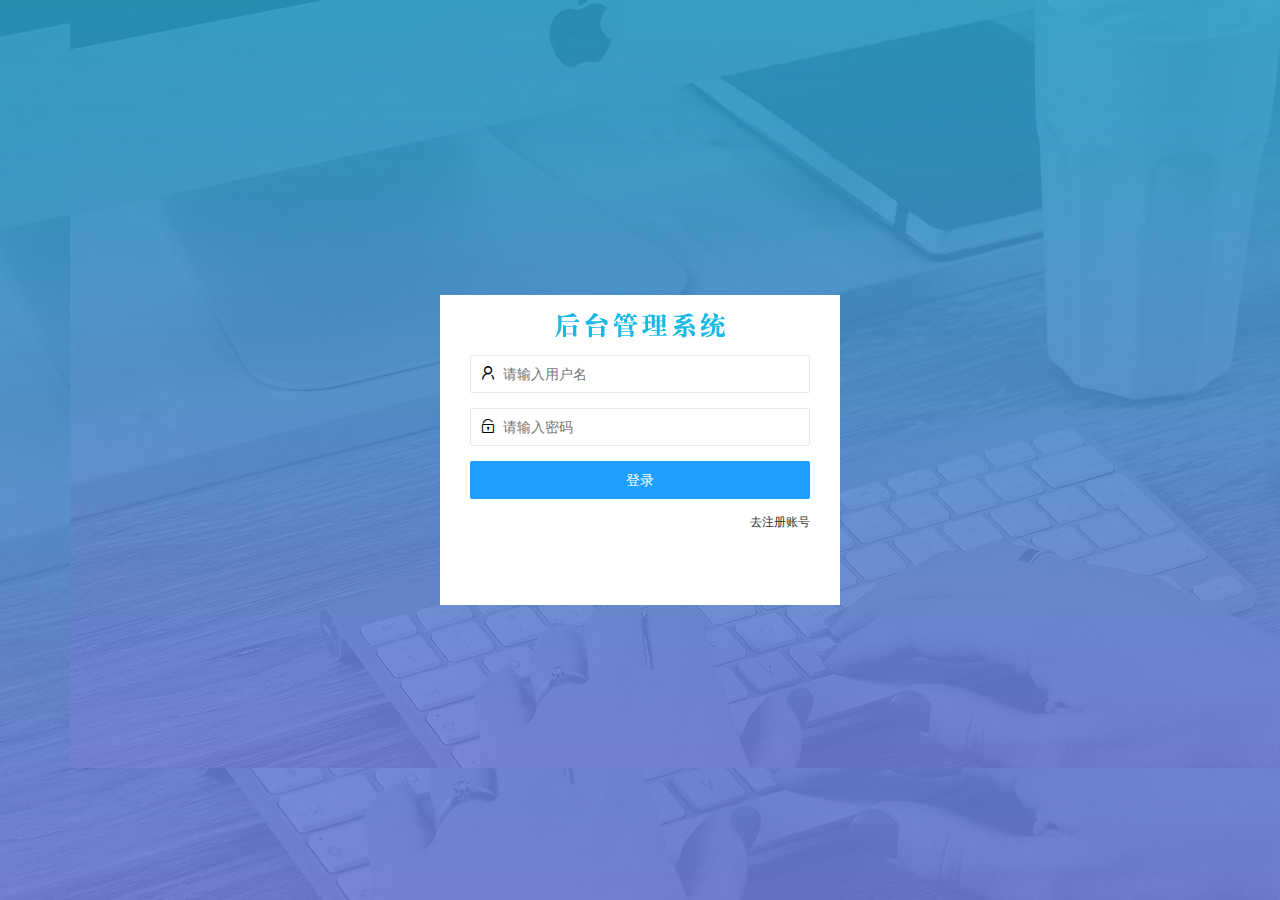
<file: login.html>
<!DOCTYPE html>
<html lang="en">

<head>
    <meta charset="UTF-8" />
    <meta name="viewport" content="width=device-width, initial-scale=1.0" />
    <title>大事件-登录</title>
    <!-- 导入 LayUI 的样式 -->
    <link rel="stylesheet" href="/assets/lib/layui/css/layui.css" />
    <!-- 导入自己的样式表 -->

    <link rel="stylesheet" href="/assets/css/login.css" />

    <style>

    </style>
</head>

<body>
    <!-- 头部的 Logo 区域 -->
    <div class="layui-main">
        <img src="/assets/images/login_bg.jpg" alt="" />
    </div>


    <!-- 登录注册区域 -->
    <div class="loginAndRegBox">
        <div class="title-box"></div>

        <!-- 登录的div -->
        <div class="login-box">
            <!-- 登录的表单 -->
            <form class="layui-form" action="" id="login_form">
                <!-- 用户名 -->
                <div class="layui-form-item">
                    <i class="layui-icon layui-icon-username"></i>
                    <input type="text" name="username" required lay-verify="required|username" placeholder="请输入用户名" autocomplete="off" class="layui-input" />
                </div>
                <!-- 密码 -->
                <div class="layui-form-item">
                    <i class="layui-icon layui-icon-password"></i>
                    <input type="password" name="password" required lay-verify="required|pwd" placeholder="请输入密码" autocomplete="off" class="layui-input" />
                </div>
                <!-- 登录按钮 -->
                <div class="layui-form-item">
                    <!-- 注意：表单提交按钮和普通按钮的区别，就是 lay-submit 属性 -->
                    <button class="layui-btn layui-btn-fluid layui-btn-normal" lay-submit>登录</button>
                </div>
                <div class="layui-form-item links">
                    <a href="javascript:;" id="link_reg">去注册账号</a>
                </div>
            </form>
        </div>


        <!-- 注册的div -->
        <div class="reg-box">
            <!-- 注册的表单 -->
            <form class="layui-form" action="" id="red_form">
                <!-- 用户名 -->
                <div class="layui-form-item">
                    <i class="layui-icon layui-icon-username"></i>
                    <input type="text" name="username" required lay-verify="required|username" placeholder="请输入用户名" autocomplete="off" class="layui-input" />
                </div>
                <!-- 密码 -->
                <div class="layui-form-item">
                    <i class="layui-icon layui-icon-password"></i>
                    <input type="password" id="pwdni" name="password" required lay-verify="required|pwd" placeholder="请输入密码" autocomplete="off" class="layui-input" />
                </div>
                <!-- 密码确认框 -->
                <div class="layui-form-item">
                    <i class="layui-icon layui-icon-password"></i>
                    <input type="password" name="repassword" required lay-verify="required|pwd|pwdname" placeholder="再次确认密码" autocomplete="off" class="layui-input" />
                </div>
                <!-- 注册按钮 -->
                <div class="layui-form-item">
                    <!-- 注意：表单提交按钮和普通按钮的区别，就是 lay-submit 属性 -->
                    <button class="layui-btn layui-btn-fluid layui-btn-normal" lay-submit>注册</button>
                </div>
                <div class="layui-form-item links">
                    <a href="javascript:;" id="link_login">去登录</a>
                </div>
            </form>
        </div>

    </div>
    <script src="./assets/lib/layui/layui.all.js"></script>
    <script src="./assets/lib/jquery.js"></script>
    <script src="./js/baseAPI.js"></script>
    <script src="./js/login.js"></script>
</body>

</html>
</file>
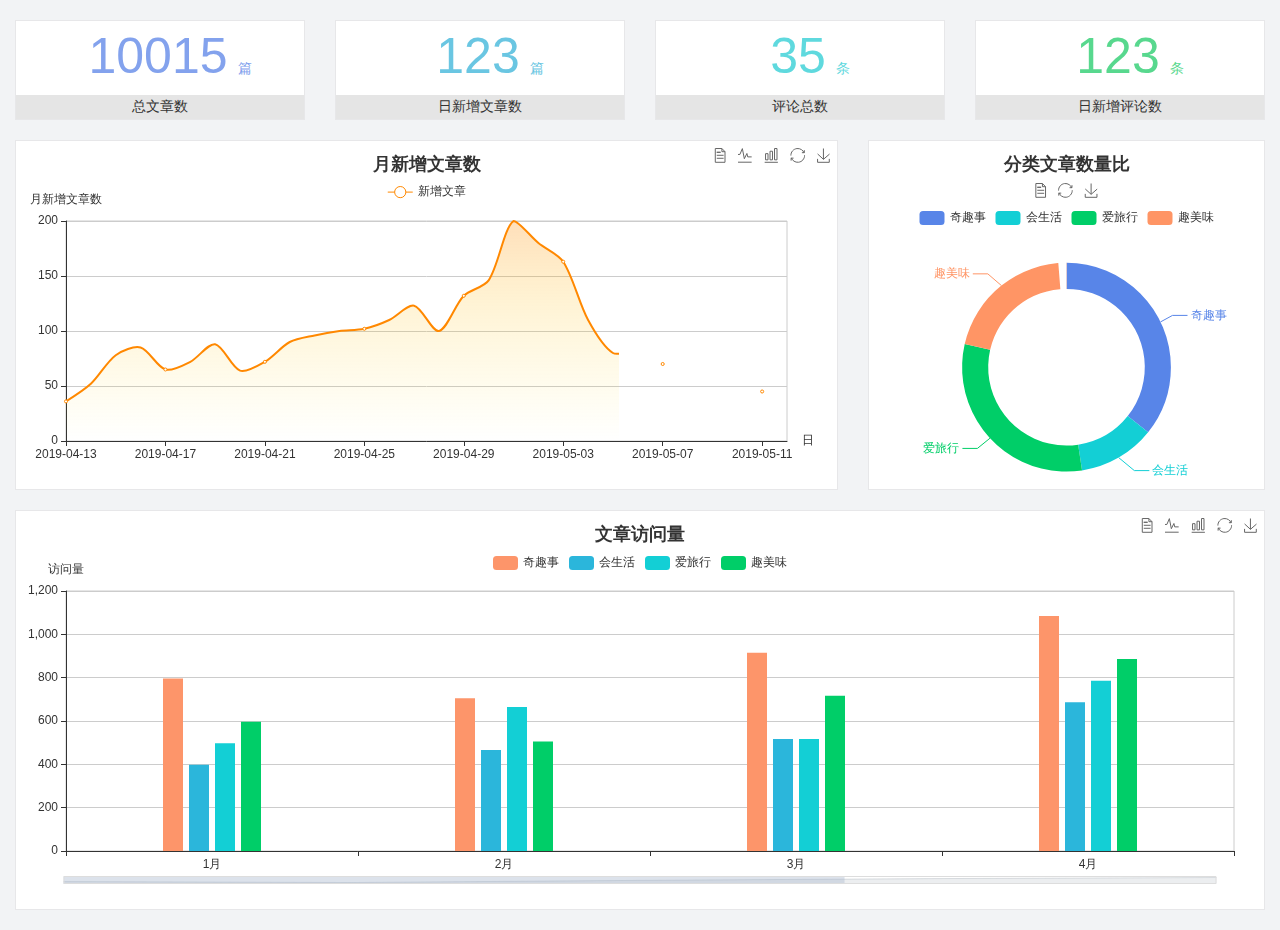
<file: home/dashboard.html>
<!DOCTYPE html>
<html lang="en">

<head>
  <meta charset="UTF-8">
  <meta name="viewport" content="width=device-width, initial-scale=1.0">
  <meta http-equiv="X-UA-Compatible" content="ie=edge">
  <title>图表统计</title>
  <link rel="stylesheet" href="../../assets/lib/bootstrap.css" />
  <link rel="stylesheet" href="../../assets/lib/main.css" />
  <script src="../../assets/lib/jquery.js"></script>
  <script type="text/javascript" src="../../assets/lib/echarts.min.js"></script>
</head>

<body>
  <div class="container-fluid">
    <div class="row spannel_list">
      <div class="col-sm-3 col-xs-6">
        <div class="spannel">
          <em>10015</em><span>篇</span>
          <b>总文章数</b>
        </div>
      </div>
      <div class="col-sm-3 col-xs-6">
        <div class="spannel scolor01">
          <em>123</em><span>篇</span>
          <b>日新增文章数</b>
        </div>
      </div>
      <div class="col-sm-3 col-xs-6">
        <div class="spannel scolor02">
          <em>35</em><span>条</span>
          <b>评论总数</b>
        </div>
      </div>
      <div class="col-sm-3 col-xs-6">
        <div class="spannel scolor03">
          <em>123</em><span>条</span>
          <b>日新增评论数</b>
        </div>
      </div>
    </div>
  </div>

  <div class="container-fluid">
    <div class="row curve-pie">
      <div class="col-lg-8 col-md-8">
        <div class="gragh_pannel" id="curve_show"></div>
      </div>
      <div class="col-lg-4 col-md-4">
        <div class="gragh_pannel" id="pie_show"></div>
      </div>
    </div>
  </div>

  <div class="container-fluid">
    <div class="column_pannel" id="column_show"></div>
  </div>

  <script>
    var oChart = echarts.init(document.getElementById('curve_show'));
    var aList_all = [
      { 'count': 36, 'date': '2019-04-13' },
      { 'count': 52, 'date': '2019-04-14' },
      { 'count': 78, 'date': '2019-04-15' },
      { 'count': 85, 'date': '2019-04-16' },
      { 'count': 65, 'date': '2019-04-17' },
      { 'count': 72, 'date': '2019-04-18' },
      { 'count': 88, 'date': '2019-04-19' },
      { 'count': 64, 'date': '2019-04-20' },
      { 'count': 72, 'date': '2019-04-21' },
      { 'count': 90, 'date': '2019-04-22' },
      { 'count': 96, 'date': '2019-04-23' },
      { 'count': 100, 'date': '2019-04-24' },
      { 'count': 102, 'date': '2019-04-25' },
      { 'count': 110, 'date': '2019-04-26' },
      { 'count': 123, 'date': '2019-04-27' },
      { 'count': 100, 'date': '2019-04-28' },
      { 'count': 132, 'date': '2019-04-29' },
      { 'count': 146, 'date': '2019-04-30' },
      { 'count': 200, 'date': '2019-05-01' },
      { 'count': 180, 'date': '2019-05-02' },
      { 'count': 163, 'date': '2019-05-03' },
      { 'count': 110, 'date': '2019-05-04' },
      { 'count': 80, 'date': '2019-05-05' },
      { 'count': 82, 'date': '2019-05-06' },
      { 'count': 70, 'date': '2019-05-07' },
      { 'count': 65, 'date': '2019-05-08' },
      { 'count': 54, 'date': '2019-05-09' },
      { 'count': 40, 'date': '2019-05-10' },
      { 'count': 45, 'date': '2019-05-11' },
      { 'count': 38, 'date': '2019-05-12' },
    ];

    let aCount = [];
    let aDate = [];

    for (var i = 0; i < aList_all.length; i++) {
      aCount.push(aList_all[i].count);
      aDate.push(aList_all[i].date);
    }

    var chartopt = {
      title: {
        text: '月新增文章数',
        left: 'center',
        top: '10'
      },
      tooltip: {
        trigger: 'axis'
      },
      legend: {
        data: ['新增文章'],
        top: '40'
      },
      toolbox: {
        show: true,
        feature: {
          mark: { show: true },
          dataView: { show: true, readOnly: false },
          magicType: { show: true, type: ['line', 'bar'] },
          restore: { show: true },
          saveAsImage: { show: true }
        }
      },
      calculable: true,
      xAxis: [
        {
          name: '日',
          type: 'category',
          boundaryGap: false,
          data: aDate
        }
      ],
      yAxis: [
        {
          name: '月新增文章数',
          type: 'value'
        }
      ],
      series: [
        {
          name: '新增文章',
          type: 'line',
          smooth: true,
          itemStyle: { normal: { areaStyle: { type: 'default' }, color: '#f80' }, lineStyle: { color: '#f80' } },
          data: aCount
        }],
      areaStyle: {
        normal: {
          color: new echarts.graphic.LinearGradient(0, 0, 0, 1, [{
            offset: 0,
            color: 'rgba(255,136,0,0.39)'
          }, {
            offset: .34,
            color: 'rgba(255,180,0,0.25)'
          }, {
            offset: 1,
            color: 'rgba(255,222,0,0.00)'
          }])

        }
      },
      grid: {
        show: true,
        x: 50,
        x2: 50,
        y: 80,
        height: 220
      }
    };

    oChart.setOption(chartopt);


    var oPie = echarts.init(document.getElementById('pie_show'));
    var oPieopt =
    {
      title: {
        top: 10,
        text: '分类文章数量比',
        x: 'center'
      },
      tooltip: {
        trigger: 'item',
        formatter: "{a} <br/>{b} : {c} ({d}%)"
      },
      color: ['#5885e8', '#13cfd5', '#00ce68', '#ff9565'],
      legend: {
        x: 'center',
        top: 65,
        data: ['奇趣事', '会生活', '爱旅行', '趣美味']
      },
      toolbox: {
        show: true,
        x: 'center',
        top: 35,
        feature: {
          mark: { show: true },
          dataView: { show: true, readOnly: false },
          magicType: {
            show: true,
            type: ['pie', 'funnel'],
            option: {
              funnel: {
                x: '25%',
                width: '50%',
                funnelAlign: 'left',
                max: 1548
              }
            }
          },
          restore: { show: true },
          saveAsImage: { show: true }
        }
      },
      calculable: true,
      series: [
        {
          name: '访问来源',
          type: 'pie',
          radius: ['45%', '60%'],
          center: ['50%', '65%'],
          data: [
            { value: 300, name: '奇趣事' },
            { value: 100, name: '会生活' },
            { value: 260, name: '爱旅行' },
            { value: 180, name: '趣美味' }
          ]
        }
      ]
    };
    oPie.setOption(oPieopt);



    var oColumn = this.echarts.init(document.getElementById('column_show'));
    var oColumnopt =
    {
      title: {
        text: '文章访问量',
        left: 'center',
        top: '10'
      },
      tooltip: {
        trigger: 'axis'
      },
      legend: {
        data: ['奇趣事', '会生活', '爱旅行', '趣美味'],
        top: '40'
      },
      toolbox: {
        show: true,
        feature: {
          mark: { show: true },
          dataView: { show: true, readOnly: false },
          magicType: { show: true, type: ['line', 'bar'] },
          restore: { show: true },
          saveAsImage: { show: true }
        }
      },
      calculable: true,
      xAxis: [
        {
          type: 'category',
          data: ['1月', '2月', '3月', '4月', '5月']
        }
      ],
      yAxis: [
        {
          name: '访问量',
          type: 'value'
        }
      ],
      series: [
        {
          name: '奇趣事',
          type: 'bar',
          barWidth: 20,
          itemStyle: {
            normal: { areaStyle: { type: 'default' }, color: '#fd956a' }
          },
          data: [800, 708, 920, 1090, 1200]
        },
        {
          name: '会生活',
          type: 'bar',
          barWidth: 20,
          itemStyle: {
            normal: { areaStyle: { type: 'default' }, color: '#2bb6db' }
          },
          data: [400, 468, 520, 690, 800]
        },
        {
          name: '爱旅行',
          type: 'bar',
          barWidth: 20,
          itemStyle: {
            normal: { areaStyle: { type: 'default' }, color: '#13cfd5' }
          },
          data: [500, 668, 520, 790, 900]
        },
        {
          name: '趣美味',
          type: 'bar',
          barWidth: 20,
          itemStyle: {
            normal: { areaStyle: { type: 'default' }, color: '#00ce68' }
          },
          data: [600, 508, 720, 890, 1000]
        }
      ],
      grid: {
        show: true,
        x: 50,
        x2: 30,
        y: 80,
        height: 260
      },
      dataZoom: [//给x轴设置滚动条
        {
          start: 0,//默认为0
          end: 100 - 1000 / 31,//默认为100
          type: 'slider',
          show: true,
          xAxisIndex: [0],
          handleSize: 0,//滑动条的 左右2个滑动条的大小
          height: 8,//组件高度
          left: 45, //左边的距离
          right: 50,//右边的距离
          bottom: 26,//右边的距离
          handleColor: '#ddd',//h滑动图标的颜色
          handleStyle: {
            borderColor: "#cacaca",
            borderWidth: "1",
            shadowBlur: 2,
            background: "#ddd",
            shadowColor: "#ddd",
          }
        }]
    };
    oColumn.setOption(oColumnopt);
  </script>
</body>

</html>
</file>
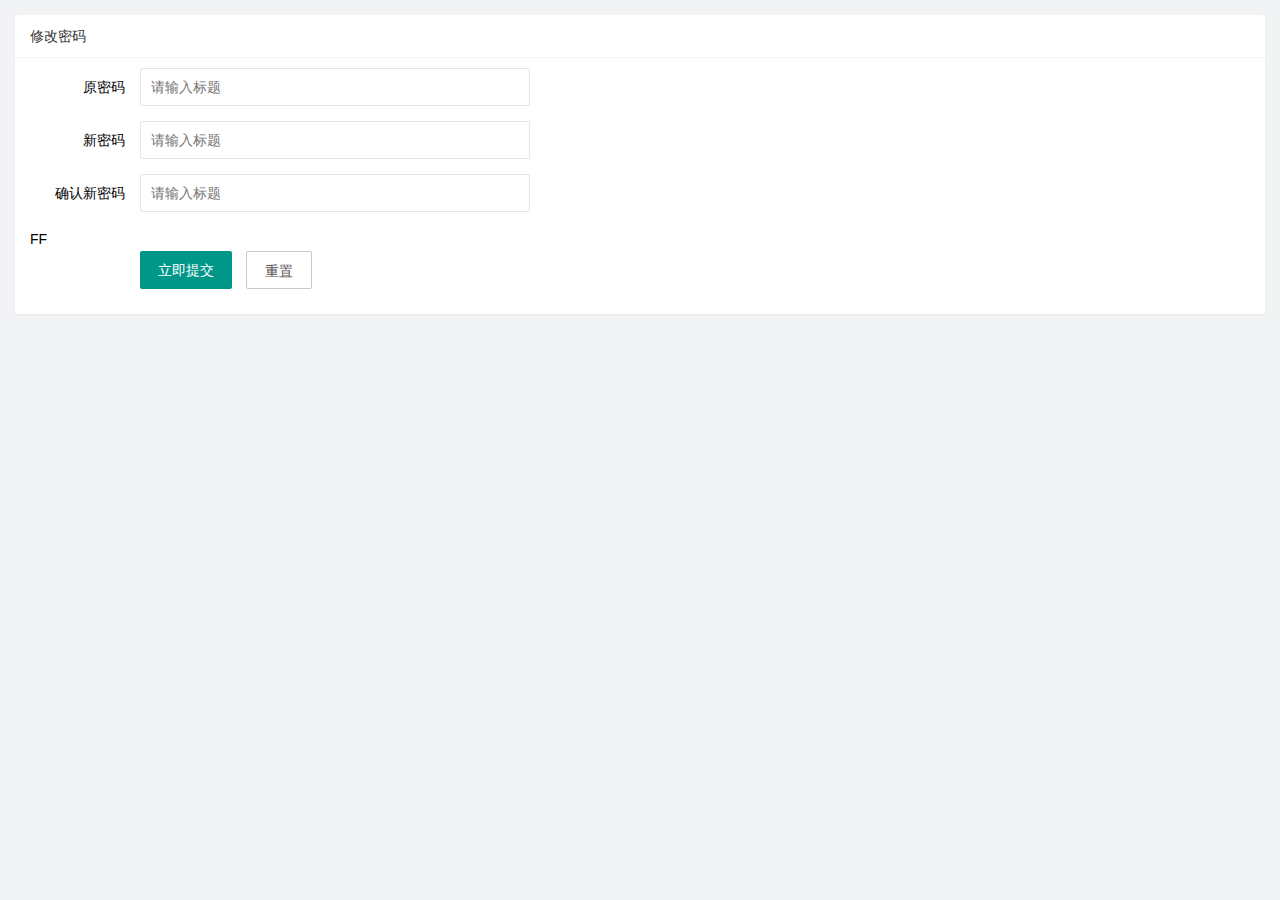
<file: user/user.pwd.html>
<!DOCTYPE html>
<html lang="en">

<head>
    <meta charset="UTF-8">
    <meta name="viewport" content="width=device-width, initial-scale=1.0">
    <title>Document</title>
    <link rel="stylesheet" href="/assets/lib/layui/css/layui.css">
    <link rel="stylesheet" href="/assets/css/user_pwd.css">
</head>

<body>
    <div class="layui-card">
        <div class="layui-card-header">修改密码</div>
        <div class="layui-card-body">
            <form class="layui-form" action="">
                <div class="layui-form-item">
                    <label class="layui-form-label">原密码</label>
                    <div class="layui-input-block">
                        <input type="password" name="oldPwd" required lay-verify="required|pwd" placeholder="请输入标题" autocomplete="off" class="layui-input">
                    </div>
                </div>
                <div class="layui-form-item">
                    <label class="layui-form-label">新密码</label>
                    <div class="layui-input-block">
                        <input type="password" name="newPwd" required lay-verify="required|pwd|samePwd" placeholder="请输入标题" autocomplete="off" class="layui-input">
                    </div>
                </div>
                <div class="layui-form-item">
                    <label class="layui-form-label">确认新密码</label>
                    <div class="layui-input-block">
                        <input type="password" name="rePwd" required lay-verify="required|pwd|rePwd" placeholder="请输入标题" autocomplete="off" class="layui-input">
                    </div>
                </div>FF
                <div class="layui-form-item">
                    <div class="layui-input-block">
                        <button class="layui-btn" lay-submit lay-filter="formDemo">立即提交</button> <button type="reset" class="layui-btn layui-btn-primary">重置</button>
                    </div>
                </div>
            </form>
        </div>
    </div>
    <script src="/assets/lib/layui//layui.all.js"></script>
    <script src="/assets/lib/jquery.js"></script>
    <script src="/js/baseAPI.js"></script>
    <script src="/js/uder_pwd.js"></script>
</body>

</html>
</file>
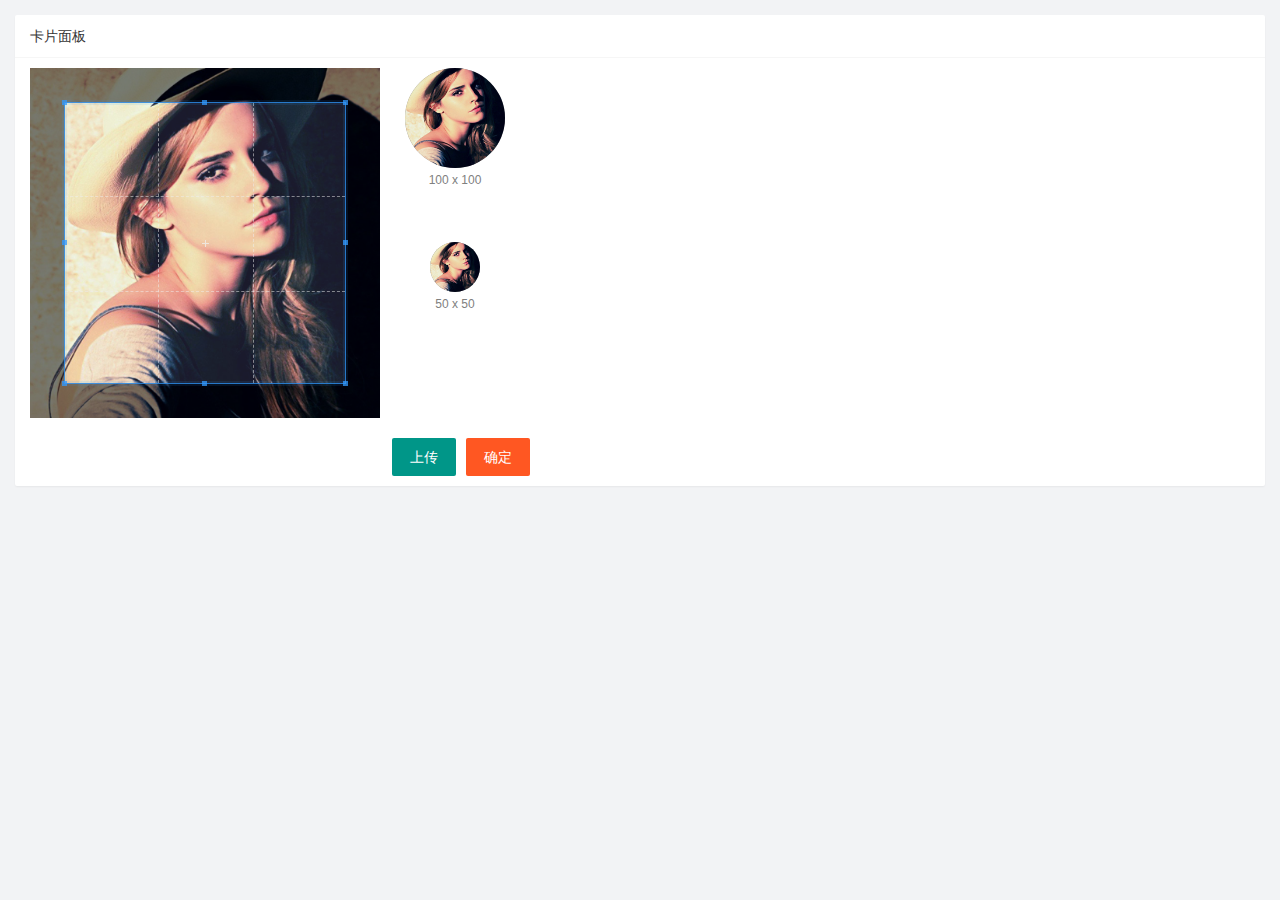
<file: user/user_avatar.html>
<!DOCTYPE html>
<html lang="en">

<head>
    <meta charset="UTF-8">
    <meta name="viewport" content="width=device-width, initial-scale=1.0">
    <title>Document</title>
    <link rel="stylesheet" href="/assets/lib/layui/css/layui.css">
    <link rel="stylesheet" href="/assets/lib/cropper/cropper.css">
    <link rel="stylesheet" href="/assets/css/user_avatar.css">
</head>

<body>
    <div class="layui-card">
        <div class="layui-card-header">卡片面板</div>
        <div class="layui-card-body">
            <!-- 第一行的图片裁剪和预览区域 -->
            <div class="row1">
                <!-- 图片裁剪区域 -->
                <div class="cropper-box">
                    <!-- 这个 img 标签很重要，将来会把它初始化为裁剪区域 -->
                    <img id="image" src="/assets/images/sample.jpg" />
                </div>
                <!-- 图片的预览区域 -->
                <div class="preview-box">
                    <div>
                        <!-- 宽高为 100px 的预览区域 -->
                        <div class="img-preview w100"></div>
                        <p class="size">100 x 100</p>
                    </div>
                    <div>
                        <!-- 宽高为 50px 的预览区域 -->
                        <div class="img-preview w50"></div>
                        <p class="size">50 x 50</p>
                    </div>
                </div>
            </div>

            <!-- 第二行的按钮区域 -->
            <div class="row2">
                <input type="file" id="file" accept="image/jpeg,image/png">
                <button type="button" class="layui-btn" id="uploading">上传</button>
                <button type="button" class="layui-btn layui-btn-danger" id="conFirm">确定</button>
            </div>
        </div>
    </div>
</body>
<script src="/assets/lib/layui/layui.all.js"></script>
<script src="/assets/lib/jquery.js"></script>
<script src="/assets/lib/cropper/Cropper.js"></script>
<script src="/assets/lib/cropper/jquery-cropper.js"></script>

<script src="/js/baseAPI.js"></script>
<script src="/js/user_avatar.js"></script>

</html>
</file>
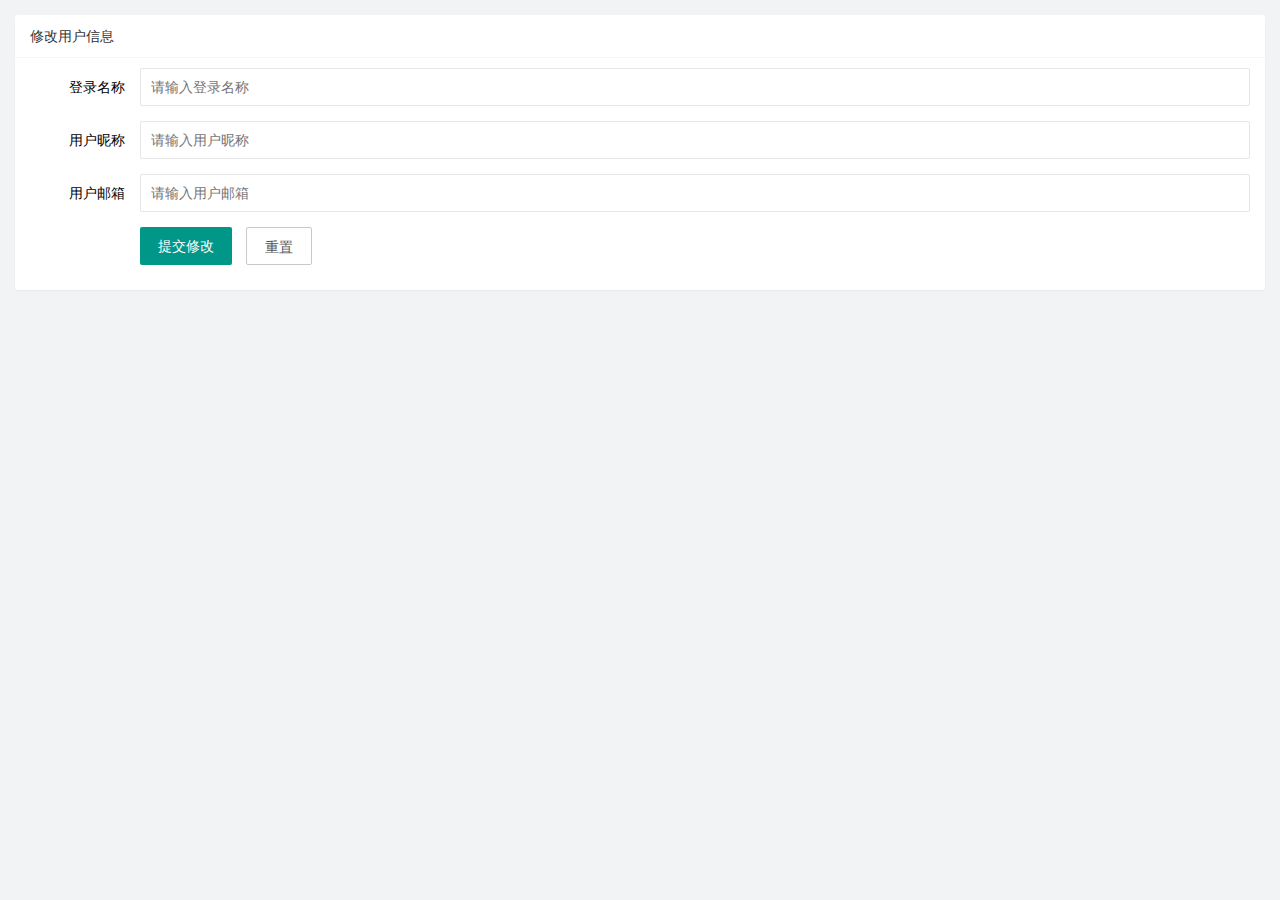
<file: user/user_info.html>
<!DOCTYPE html>
<html lang="en">

<head>
    <meta charset="UTF-8" />
    <meta name="viewport" content="width=device-width, initial-scale=1.0" />
    <title>Document</title>
    <!-- 导入 layui 的样式 -->
    <link rel="stylesheet" href="/assets/lib/layui/css/layui.css" />
    <!-- 导入自己的样式 -->
    <link rel="stylesheet" href="/assets/css/user_info.css" />
</head>

<body>
    <!-- 卡片区域 -->
    <div class="layui-card">
        <div class="layui-card-header">修改用户信息</div>
        <div class="layui-card-body">
            <!-- form 表单区域 -->
            <form class="layui-form" lay-filter="formUserInfo">
                <!-- 这是隐藏域 -->
                <input type="hidden" name="id" value="" />
                <div class="layui-form-item">
                    <label class="layui-form-label">登录名称</label>
                    <div class="layui-input-block">
                        <input type="text" name="username" required lay-verify="required" placeholder="请输入登录名称" autocomplete="off" class="layui-input" readonly />
                    </div>
                </div>
                <div class="layui-form-item">
                    <label class="layui-form-label">用户昵称</label>
                    <div class="layui-input-block">
                        <input type="text" name="nickname" required lay-verify="required|nickname" placeholder="请输入用户昵称" autocomplete="off" class="layui-input" />
                    </div>
                </div>
                <div class="layui-form-item">
                    <label class="layui-form-label">用户邮箱</label>
                    <div class="layui-input-block">
                        <input type="text" name="email" required lay-verify="required|email" placeholder="请输入用户邮箱" autocomplete="off" class="layui-input" />
                    </div>
                </div>
                <div class="layui-form-item">
                    <div class="layui-input-block">
                        <button class="layui-btn" lay-submit lay-filter="formDemo">提交修改</button>
                        <button type="reset" class="layui-btn layui-btn-primary" id="btnReset">重置</button>
                    </div>
                </div>
            </form>
        </div>
    </div>

    <!-- 导入 layui 的 js -->
    <script src="/assets/lib/layui/layui.all.js"></script>
    <!-- 导入 jquery -->
    <script src="/assets/lib/jquery.js"></script>
    <!-- 导入 baseAPI -->
    <script src="/js/baseAPI.js"></script>
    <!-- 导入自己的 js -->
    <script src="/js/user_info.js"></script>
</body>

</html>
</file>
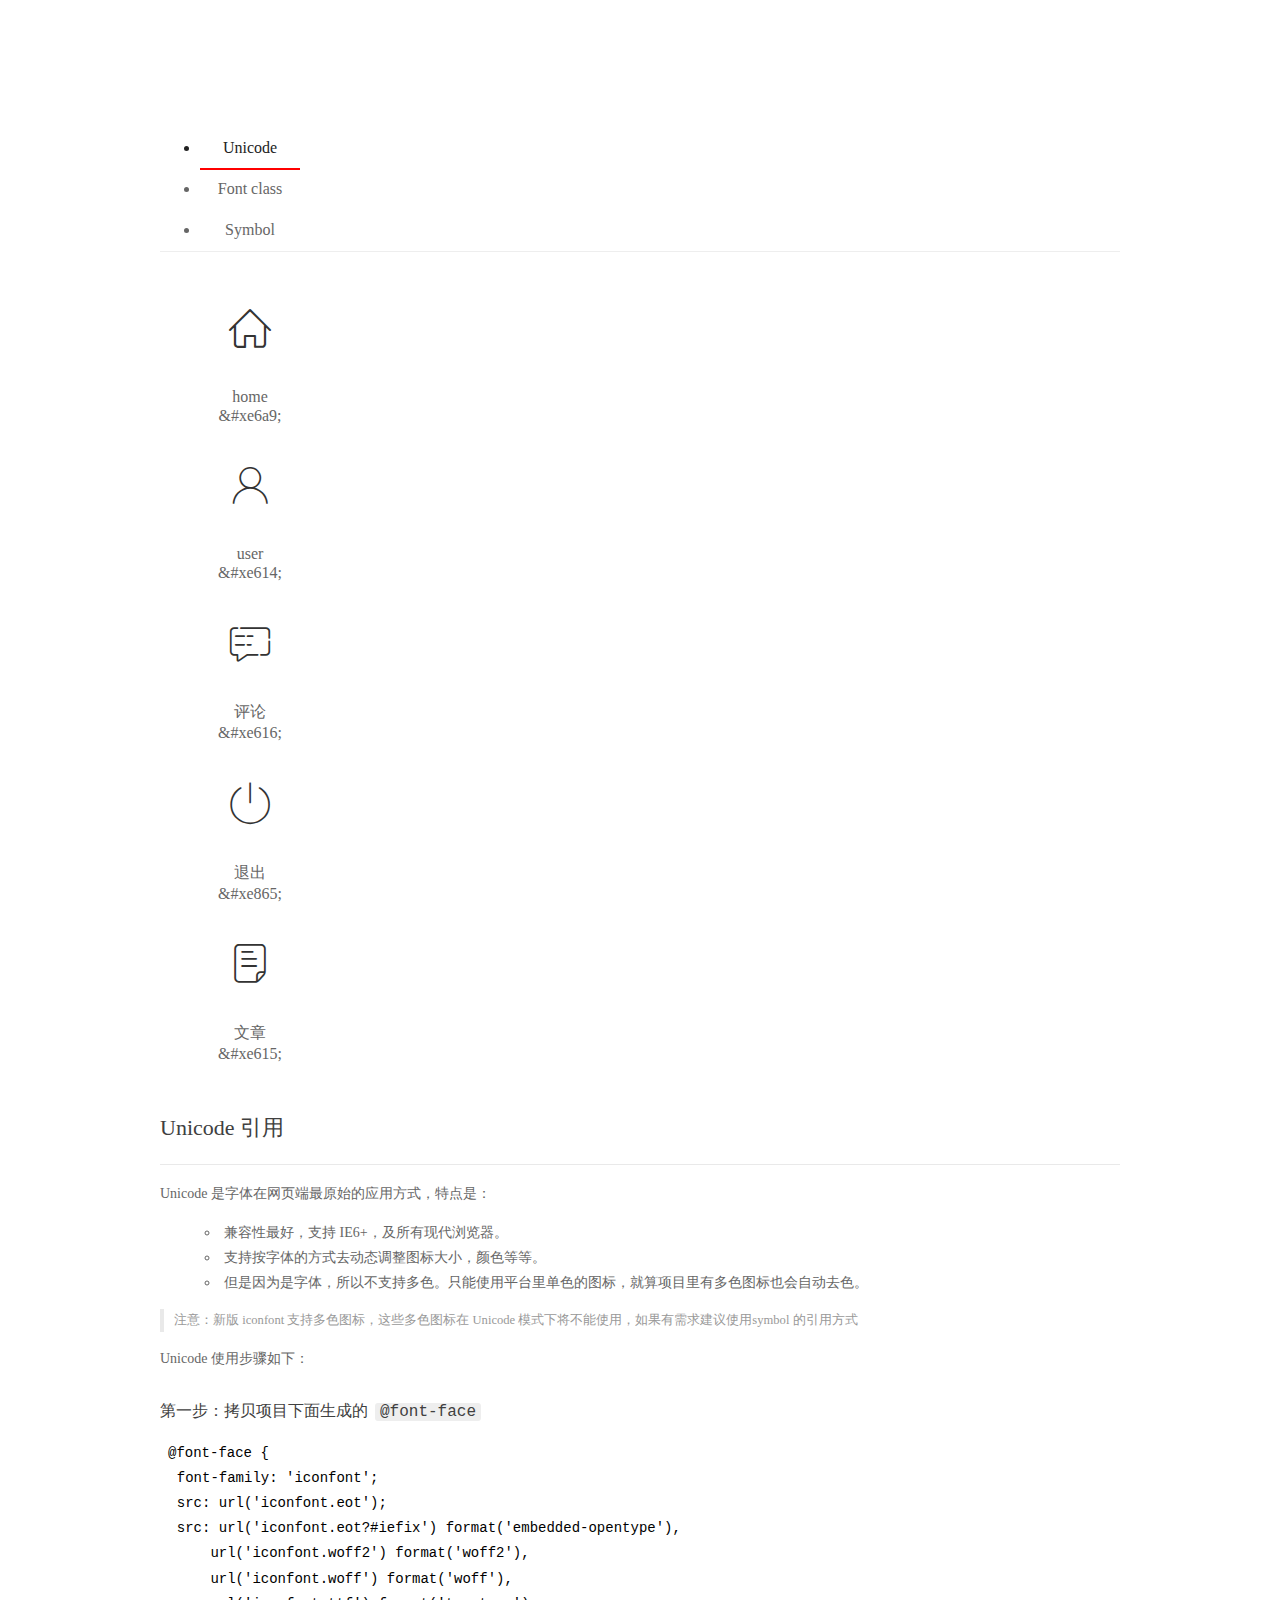
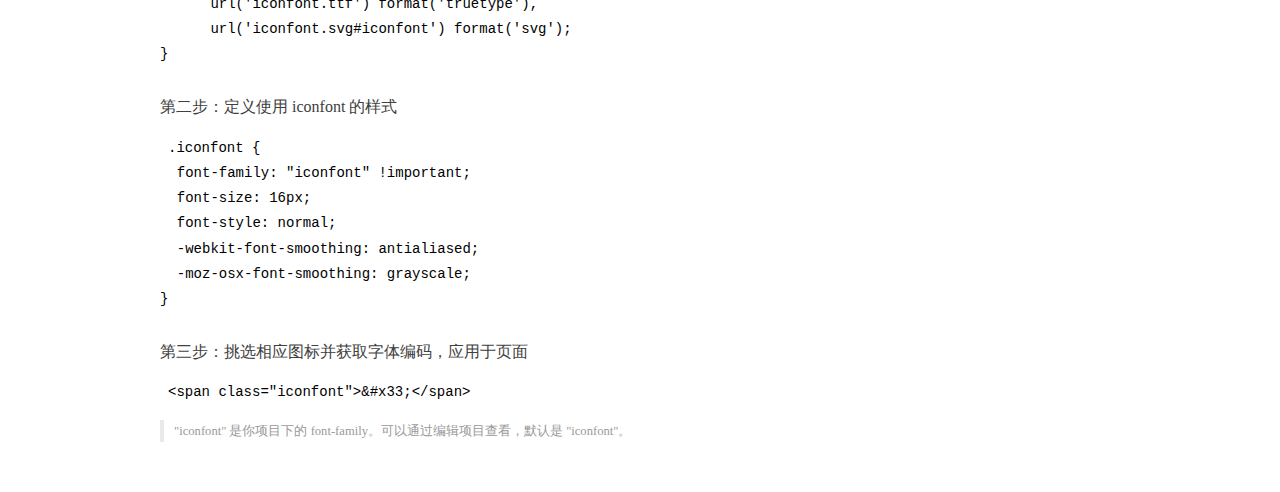
<file: assets/fonts/demo_index.html>
<!DOCTYPE html>
<html>
<head>
  <meta charset="utf-8"/>
  <title>IconFont Demo</title>
  <link rel="shortcut icon" href="https://gtms04.alicdn.com/tps/i4/TB1_oz6GVXXXXaFXpXXJDFnIXXX-64-64.ico" type="image/x-icon"/>
  <link rel="stylesheet" href="https://g.alicdn.com/thx/cube/1.3.2/cube.min.css">
  <link rel="stylesheet" href="demo.css">
  <link rel="stylesheet" href="iconfont.css">
  <script src="iconfont.js"></script>
  <!-- jQuery -->
  <script src="https://a1.alicdn.com/oss/uploads/2018/12/26/7bfddb60-08e8-11e9-9b04-53e73bb6408b.js"></script>
  <!-- 代码高亮 -->
  <script src="https://a1.alicdn.com/oss/uploads/2018/12/26/a3f714d0-08e6-11e9-8a15-ebf944d7534c.js"></script>
</head>
<body>
  <div class="main">
    <h1 class="logo"><a href="https://www.iconfont.cn/" title="iconfont 首页" target="_blank">&#xe86b;</a></h1>
    <div class="nav-tabs">
      <ul id="tabs" class="dib-box">
        <li class="dib active"><span>Unicode</span></li>
        <li class="dib"><span>Font class</span></li>
        <li class="dib"><span>Symbol</span></li>
      </ul>
      
    </div>
    <div class="tab-container">
      <div class="content unicode" style="display: block;">
          <ul class="icon_lists dib-box">
          
            <li class="dib">
              <span class="icon iconfont">&#xe6a9;</span>
                <div class="name">home</div>
                <div class="code-name">&amp;#xe6a9;</div>
              </li>
          
            <li class="dib">
              <span class="icon iconfont">&#xe614;</span>
                <div class="name">user</div>
                <div class="code-name">&amp;#xe614;</div>
              </li>
          
            <li class="dib">
              <span class="icon iconfont">&#xe616;</span>
                <div class="name">评论</div>
                <div class="code-name">&amp;#xe616;</div>
              </li>
          
            <li class="dib">
              <span class="icon iconfont">&#xe865;</span>
                <div class="name">退出</div>
                <div class="code-name">&amp;#xe865;</div>
              </li>
          
            <li class="dib">
              <span class="icon iconfont">&#xe615;</span>
                <div class="name">文章</div>
                <div class="code-name">&amp;#xe615;</div>
              </li>
          
          </ul>
          <div class="article markdown">
          <h2 id="unicode-">Unicode 引用</h2>
          <hr>

          <p>Unicode 是字体在网页端最原始的应用方式，特点是：</p>
          <ul>
            <li>兼容性最好，支持 IE6+，及所有现代浏览器。</li>
            <li>支持按字体的方式去动态调整图标大小，颜色等等。</li>
            <li>但是因为是字体，所以不支持多色。只能使用平台里单色的图标，就算项目里有多色图标也会自动去色。</li>
          </ul>
          <blockquote>
            <p>注意：新版 iconfont 支持多色图标，这些多色图标在 Unicode 模式下将不能使用，如果有需求建议使用symbol 的引用方式</p>
          </blockquote>
          <p>Unicode 使用步骤如下：</p>
          <h3 id="-font-face">第一步：拷贝项目下面生成的 <code>@font-face</code></h3>
<pre><code class="language-css"
>@font-face {
  font-family: 'iconfont';
  src: url('iconfont.eot');
  src: url('iconfont.eot?#iefix') format('embedded-opentype'),
      url('iconfont.woff2') format('woff2'),
      url('iconfont.woff') format('woff'),
      url('iconfont.ttf') format('truetype'),
      url('iconfont.svg#iconfont') format('svg');
}
</code></pre>
          <h3 id="-iconfont-">第二步：定义使用 iconfont 的样式</h3>
<pre><code class="language-css"
>.iconfont {
  font-family: "iconfont" !important;
  font-size: 16px;
  font-style: normal;
  -webkit-font-smoothing: antialiased;
  -moz-osx-font-smoothing: grayscale;
}
</code></pre>
          <h3 id="-">第三步：挑选相应图标并获取字体编码，应用于页面</h3>
<pre>
<code class="language-html"
>&lt;span class="iconfont"&gt;&amp;#x33;&lt;/span&gt;
</code></pre>
          <blockquote>
            <p>"iconfont" 是你项目下的 font-family。可以通过编辑项目查看，默认是 "iconfont"。</p>
          </blockquote>
          </div>
      </div>
      <div class="content font-class">
        <ul class="icon_lists dib-box">
          
          <li class="dib">
            <span class="icon iconfont icon-home"></span>
            <div class="name">
              home
            </div>
            <div class="code-name">.icon-home
            </div>
          </li>
          
          <li class="dib">
            <span class="icon iconfont icon-user"></span>
            <div class="name">
              user
            </div>
            <div class="code-name">.icon-user
            </div>
          </li>
          
          <li class="dib">
            <span class="icon iconfont icon-pinglun"></span>
            <div class="name">
              评论
            </div>
            <div class="code-name">.icon-pinglun
            </div>
          </li>
          
          <li class="dib">
            <span class="icon iconfont icon-tuichu"></span>
            <div class="name">
              退出
            </div>
            <div class="code-name">.icon-tuichu
            </div>
          </li>
          
          <li class="dib">
            <span class="icon iconfont icon-16"></span>
            <div class="name">
              文章
            </div>
            <div class="code-name">.icon-16
            </div>
          </li>
          
        </ul>
        <div class="article markdown">
        <h2 id="font-class-">font-class 引用</h2>
        <hr>

        <p>font-class 是 Unicode 使用方式的一种变种，主要是解决 Unicode 书写不直观，语意不明确的问题。</p>
        <p>与 Unicode 使用方式相比，具有如下特点：</p>
        <ul>
          <li>兼容性良好，支持 IE8+，及所有现代浏览器。</li>
          <li>相比于 Unicode 语意明确，书写更直观。可以很容易分辨这个 icon 是什么。</li>
          <li>因为使用 class 来定义图标，所以当要替换图标时，只需要修改 class 里面的 Unicode 引用。</li>
          <li>不过因为本质上还是使用的字体，所以多色图标还是不支持的。</li>
        </ul>
        <p>使用步骤如下：</p>
        <h3 id="-fontclass-">第一步：引入项目下面生成的 fontclass 代码：</h3>
<pre><code class="language-html">&lt;link rel="stylesheet" href="./iconfont.css"&gt;
</code></pre>
        <h3 id="-">第二步：挑选相应图标并获取类名，应用于页面：</h3>
<pre><code class="language-html">&lt;span class="iconfont icon-xxx"&gt;&lt;/span&gt;
</code></pre>
        <blockquote>
          <p>"
            iconfont" 是你项目下的 font-family。可以通过编辑项目查看，默认是 "iconfont"。</p>
        </blockquote>
      </div>
      </div>
      <div class="content symbol">
          <ul class="icon_lists dib-box">
          
            <li class="dib">
                <svg class="icon svg-icon" aria-hidden="true">
                  <use xlink:href="#icon-home"></use>
                </svg>
                <div class="name">home</div>
                <div class="code-name">#icon-home</div>
            </li>
          
            <li class="dib">
                <svg class="icon svg-icon" aria-hidden="true">
                  <use xlink:href="#icon-user"></use>
                </svg>
                <div class="name">user</div>
                <div class="code-name">#icon-user</div>
            </li>
          
            <li class="dib">
                <svg class="icon svg-icon" aria-hidden="true">
                  <use xlink:href="#icon-pinglun"></use>
                </svg>
                <div class="name">评论</div>
                <div class="code-name">#icon-pinglun</div>
            </li>
          
            <li class="dib">
                <svg class="icon svg-icon" aria-hidden="true">
                  <use xlink:href="#icon-tuichu"></use>
                </svg>
                <div class="name">退出</div>
                <div class="code-name">#icon-tuichu</div>
            </li>
          
            <li class="dib">
                <svg class="icon svg-icon" aria-hidden="true">
                  <use xlink:href="#icon-16"></use>
                </svg>
                <div class="name">文章</div>
                <div class="code-name">#icon-16</div>
            </li>
          
          </ul>
          <div class="article markdown">
          <h2 id="symbol-">Symbol 引用</h2>
          <hr>

          <p>这是一种全新的使用方式，应该说这才是未来的主流，也是平台目前推荐的用法。相关介绍可以参考这篇<a href="">文章</a>
            这种用法其实是做了一个 SVG 的集合，与另外两种相比具有如下特点：</p>
          <ul>
            <li>支持多色图标了，不再受单色限制。</li>
            <li>通过一些技巧，支持像字体那样，通过 <code>font-size</code>, <code>color</code> 来调整样式。</li>
            <li>兼容性较差，支持 IE9+，及现代浏览器。</li>
            <li>浏览器渲染 SVG 的性能一般，还不如 png。</li>
          </ul>
          <p>使用步骤如下：</p>
          <h3 id="-symbol-">第一步：引入项目下面生成的 symbol 代码：</h3>
<pre><code class="language-html">&lt;script src="./iconfont.js"&gt;&lt;/script&gt;
</code></pre>
          <h3 id="-css-">第二步：加入通用 CSS 代码（引入一次就行）：</h3>
<pre><code class="language-html">&lt;style&gt;
.icon {
  width: 1em;
  height: 1em;
  vertical-align: -0.15em;
  fill: currentColor;
  overflow: hidden;
}
&lt;/style&gt;
</code></pre>
          <h3 id="-">第三步：挑选相应图标并获取类名，应用于页面：</h3>
<pre><code class="language-html">&lt;svg class="icon" aria-hidden="true"&gt;
  &lt;use xlink:href="#icon-xxx"&gt;&lt;/use&gt;
&lt;/svg&gt;
</code></pre>
          </div>
      </div>

    </div>
  </div>
  <script>
  $(document).ready(function () {
      $('.tab-container .content:first').show()

      $('#tabs li').click(function (e) {
        var tabContent = $('.tab-container .content')
        var index = $(this).index()

        if ($(this).hasClass('active')) {
          return
        } else {
          $('#tabs li').removeClass('active')
          $(this).addClass('active')

          tabContent.hide().eq(index).fadeIn()
        }
      })
    })
  </script>
</body>
</html>
</file>
<file: assets/lib/layui/css/layui.css>
/** layui-v2.5.5 MIT License By https://www.layui.com */
 .layui-inline,img{display:inline-block;vertical-align:middle}h1,h2,h3,h4,h5,h6{font-weight:400}.layui-edge,.layui-header,.layui-inline,.layui-main{position:relative}.layui-body,.layui-edge,.layui-elip{overflow:hidden}.layui-btn,.layui-edge,.layui-inline,img{vertical-align:middle}.layui-btn,.layui-disabled,.layui-icon,.layui-unselect{-moz-user-select:none;-webkit-user-select:none;-ms-user-select:none}.layui-elip,.layui-form-checkbox span,.layui-form-pane .layui-form-label{text-overflow:ellipsis;white-space:nowrap}.layui-breadcrumb,.layui-tree-btnGroup{visibility:hidden}blockquote,body,button,dd,div,dl,dt,form,h1,h2,h3,h4,h5,h6,input,li,ol,p,pre,td,textarea,th,ul{margin:0;padding:0;-webkit-tap-highlight-color:rgba(0,0,0,0)}a:active,a:hover{outline:0}img{border:none}li{list-style:none}table{border-collapse:collapse;border-spacing:0}h4,h5,h6{font-size:100%}button,input,optgroup,option,select,textarea{font-family:inherit;font-size:inherit;font-style:inherit;font-weight:inherit;outline:0}pre{white-space:pre-wrap;white-space:-moz-pre-wrap;white-space:-pre-wrap;white-space:-o-pre-wrap;word-wrap:break-word}body{line-height:24px;font:14px Helvetica Neue,Helvetica,PingFang SC,Tahoma,Arial,sans-serif}hr{height:1px;margin:10px 0;border:0;clear:both}a{color:#333;text-decoration:none}a:hover{color:#777}a cite{font-style:normal;*cursor:pointer}.layui-border-box,.layui-border-box *{box-sizing:border-box}.layui-box,.layui-box *{box-sizing:content-box}.layui-clear{clear:both;*zoom:1}.layui-clear:after{content:'\20';clear:both;*zoom:1;display:block;height:0}.layui-inline{*display:inline;*zoom:1}.layui-edge{display:inline-block;width:0;height:0;border-width:6px;border-style:dashed;border-color:transparent}.layui-edge-top{top:-4px;border-bottom-color:#999;border-bottom-style:solid}.layui-edge-right{border-left-color:#999;border-left-style:solid}.layui-edge-bottom{top:2px;border-top-color:#999;border-top-style:solid}.layui-edge-left{border-right-color:#999;border-right-style:solid}.layui-disabled,.layui-disabled:hover{color:#d2d2d2!important;cursor:not-allowed!important}.layui-circle{border-radius:100%}.layui-show{display:block!important}.layui-hide{display:none!important}@font-face{font-family:layui-icon;src:url(../font/iconfont.eot?v=250);src:url(../font/iconfont.eot?v=250#iefix) format('embedded-opentype'),url(../font/iconfont.woff2?v=250) format('woff2'),url(../font/iconfont.woff?v=250) format('woff'),url(../font/iconfont.ttf?v=250) format('truetype'),url(../font/iconfont.svg?v=250#layui-icon) format('svg')}.layui-icon{font-family:layui-icon!important;font-size:16px;font-style:normal;-webkit-font-smoothing:antialiased;-moz-osx-font-smoothing:grayscale}.layui-icon-reply-fill:before{content:"\e611"}.layui-icon-set-fill:before{content:"\e614"}.layui-icon-menu-fill:before{content:"\e60f"}.layui-icon-search:before{content:"\e615"}.layui-icon-share:before{content:"\e641"}.layui-icon-set-sm:before{content:"\e620"}.layui-icon-engine:before{content:"\e628"}.layui-icon-close:before{content:"\1006"}.layui-icon-close-fill:before{content:"\1007"}.layui-icon-chart-screen:before{content:"\e629"}.layui-icon-star:before{content:"\e600"}.layui-icon-circle-dot:before{content:"\e617"}.layui-icon-chat:before{content:"\e606"}.layui-icon-release:before{content:"\e609"}.layui-icon-list:before{content:"\e60a"}.layui-icon-chart:before{content:"\e62c"}.layui-icon-ok-circle:before{content:"\1005"}.layui-icon-layim-theme:before{content:"\e61b"}.layui-icon-table:before{content:"\e62d"}.layui-icon-right:before{content:"\e602"}.layui-icon-left:before{content:"\e603"}.layui-icon-cart-simple:before{content:"\e698"}.layui-icon-face-cry:before{content:"\e69c"}.layui-icon-face-smile:before{content:"\e6af"}.layui-icon-survey:before{content:"\e6b2"}.layui-icon-tree:before{content:"\e62e"}.layui-icon-upload-circle:before{content:"\e62f"}.layui-icon-add-circle:before{content:"\e61f"}.layui-icon-download-circle:before{content:"\e601"}.layui-icon-templeate-1:before{content:"\e630"}.layui-icon-util:before{content:"\e631"}.layui-icon-face-surprised:before{content:"\e664"}.layui-icon-edit:before{content:"\e642"}.layui-icon-speaker:before{content:"\e645"}.layui-icon-down:before{content:"\e61a"}.layui-icon-file:before{content:"\e621"}.layui-icon-layouts:before{content:"\e632"}.layui-icon-rate-half:before{content:"\e6c9"}.layui-icon-add-circle-fine:before{content:"\e608"}.layui-icon-prev-circle:before{content:"\e633"}.layui-icon-read:before{content:"\e705"}.layui-icon-404:before{content:"\e61c"}.layui-icon-carousel:before{content:"\e634"}.layui-icon-help:before{content:"\e607"}.layui-icon-code-circle:before{content:"\e635"}.layui-icon-water:before{content:"\e636"}.layui-icon-username:before{content:"\e66f"}.layui-icon-find-fill:before{content:"\e670"}.layui-icon-about:before{content:"\e60b"}.layui-icon-location:before{content:"\e715"}.layui-icon-up:before{content:"\e619"}.layui-icon-pause:before{content:"\e651"}.layui-icon-date:before{content:"\e637"}.layui-icon-layim-uploadfile:before{content:"\e61d"}.layui-icon-delete:before{content:"\e640"}.layui-icon-play:before{content:"\e652"}.layui-icon-top:before{content:"\e604"}.layui-icon-friends:before{content:"\e612"}.layui-icon-refresh-3:before{content:"\e9aa"}.layui-icon-ok:before{content:"\e605"}.layui-icon-layer:before{content:"\e638"}.layui-icon-face-smile-fine:before{content:"\e60c"}.layui-icon-dollar:before{content:"\e659"}.layui-icon-group:before{content:"\e613"}.layui-icon-layim-download:before{content:"\e61e"}.layui-icon-picture-fine:before{content:"\e60d"}.layui-icon-link:before{content:"\e64c"}.layui-icon-diamond:before{content:"\e735"}.layui-icon-log:before{content:"\e60e"}.layui-icon-rate-solid:before{content:"\e67a"}.layui-icon-fonts-del:before{content:"\e64f"}.layui-icon-unlink:before{content:"\e64d"}.layui-icon-fonts-clear:before{content:"\e639"}.layui-icon-triangle-r:before{content:"\e623"}.layui-icon-circle:before{content:"\e63f"}.layui-icon-radio:before{content:"\e643"}.layui-icon-align-center:before{content:"\e647"}.layui-icon-align-right:before{content:"\e648"}.layui-icon-align-left:before{content:"\e649"}.layui-icon-loading-1:before{content:"\e63e"}.layui-icon-return:before{content:"\e65c"}.layui-icon-fonts-strong:before{content:"\e62b"}.layui-icon-upload:before{content:"\e67c"}.layui-icon-dialogue:before{content:"\e63a"}.layui-icon-video:before{content:"\e6ed"}.layui-icon-headset:before{content:"\e6fc"}.layui-icon-cellphone-fine:before{content:"\e63b"}.layui-icon-add-1:before{content:"\e654"}.layui-icon-face-smile-b:before{content:"\e650"}.layui-icon-fonts-html:before{content:"\e64b"}.layui-icon-form:before{content:"\e63c"}.layui-icon-cart:before{content:"\e657"}.layui-icon-camera-fill:before{content:"\e65d"}.layui-icon-tabs:before{content:"\e62a"}.layui-icon-fonts-code:before{content:"\e64e"}.layui-icon-fire:before{content:"\e756"}.layui-icon-set:before{content:"\e716"}.layui-icon-fonts-u:before{content:"\e646"}.layui-icon-triangle-d:before{content:"\e625"}.layui-icon-tips:before{content:"\e702"}.layui-icon-picture:before{content:"\e64a"}.layui-icon-more-vertical:before{content:"\e671"}.layui-icon-flag:before{content:"\e66c"}.layui-icon-loading:before{content:"\e63d"}.layui-icon-fonts-i:before{content:"\e644"}.layui-icon-refresh-1:before{content:"\e666"}.layui-icon-rmb:before{content:"\e65e"}.layui-icon-home:before{content:"\e68e"}.layui-icon-user:before{content:"\e770"}.layui-icon-notice:before{content:"\e667"}.layui-icon-login-weibo:before{content:"\e675"}.layui-icon-voice:before{content:"\e688"}.layui-icon-upload-drag:before{content:"\e681"}.layui-icon-login-qq:before{content:"\e676"}.layui-icon-snowflake:before{content:"\e6b1"}.layui-icon-file-b:before{content:"\e655"}.layui-icon-template:before{content:"\e663"}.layui-icon-auz:before{content:"\e672"}.layui-icon-console:before{content:"\e665"}.layui-icon-app:before{content:"\e653"}.layui-icon-prev:before{content:"\e65a"}.layui-icon-website:before{content:"\e7ae"}.layui-icon-next:before{content:"\e65b"}.layui-icon-component:before{content:"\e857"}.layui-icon-more:before{content:"\e65f"}.layui-icon-login-wechat:before{content:"\e677"}.layui-icon-shrink-right:before{content:"\e668"}.layui-icon-spread-left:before{content:"\e66b"}.layui-icon-camera:before{content:"\e660"}.layui-icon-note:before{content:"\e66e"}.layui-icon-refresh:before{content:"\e669"}.layui-icon-female:before{content:"\e661"}.layui-icon-male:before{content:"\e662"}.layui-icon-password:before{content:"\e673"}.layui-icon-senior:before{content:"\e674"}.layui-icon-theme:before{content:"\e66a"}.layui-icon-tread:before{content:"\e6c5"}.layui-icon-praise:before{content:"\e6c6"}.layui-icon-star-fill:before{content:"\e658"}.layui-icon-rate:before{content:"\e67b"}.layui-icon-template-1:before{content:"\e656"}.layui-icon-vercode:before{content:"\e679"}.layui-icon-cellphone:before{content:"\e678"}.layui-icon-screen-full:before{content:"\e622"}.layui-icon-screen-restore:before{content:"\e758"}.layui-icon-cols:before{content:"\e610"}.layui-icon-export:before{content:"\e67d"}.layui-icon-print:before{content:"\e66d"}.layui-icon-slider:before{content:"\e714"}.layui-icon-addition:before{content:"\e624"}.layui-icon-subtraction:before{content:"\e67e"}.layui-icon-service:before{content:"\e626"}.layui-icon-transfer:before{content:"\e691"}.layui-main{width:1140px;margin:0 auto}.layui-header{z-index:1000;height:60px}.layui-header a:hover{transition:all .5s;-webkit-transition:all .5s}.layui-side{position:fixed;left:0;top:0;bottom:0;z-index:999;width:200px;overflow-x:hidden}.layui-side-scroll{position:relative;width:220px;height:100%;overflow-x:hidden}.layui-body{position:absolute;left:200px;right:0;top:0;bottom:0;z-index:998;width:auto;overflow-y:auto;box-sizing:border-box}.layui-layout-body{overflow:hidden}.layui-layout-admin .layui-header{background-color:#23262E}.layui-layout-admin .layui-side{top:60px;width:200px;overflow-x:hidden}.layui-layout-admin .layui-body{position:fixed;top:60px;bottom:44px}.layui-layout-admin .layui-main{width:auto;margin:0 15px}.layui-layout-admin .layui-footer{position:fixed;left:200px;right:0;bottom:0;height:44px;line-height:44px;padding:0 15px;background-color:#eee}.layui-layout-admin .layui-logo{position:absolute;left:0;top:0;width:200px;height:100%;line-height:60px;text-align:center;color:#009688;font-size:16px}.layui-layout-admin .layui-header .layui-nav{background:0 0}.layui-layout-left{position:absolute!important;left:200px;top:0}.layui-layout-right{position:absolute!important;right:0;top:0}.layui-container{position:relative;margin:0 auto;padding:0 15px;box-sizing:border-box}.layui-fluid{position:relative;margin:0 auto;padding:0 15px}.layui-row:after,.layui-row:before{content:'';display:block;clear:both}.layui-col-lg1,.layui-col-lg10,.layui-col-lg11,.layui-col-lg12,.layui-col-lg2,.layui-col-lg3,.layui-col-lg4,.layui-col-lg5,.layui-col-lg6,.layui-col-lg7,.layui-col-lg8,.layui-col-lg9,.layui-col-md1,.layui-col-md10,.layui-col-md11,.layui-col-md12,.layui-col-md2,.layui-col-md3,.layui-col-md4,.layui-col-md5,.layui-col-md6,.layui-col-md7,.layui-col-md8,.layui-col-md9,.layui-col-sm1,.layui-col-sm10,.layui-col-sm11,.layui-col-sm12,.layui-col-sm2,.layui-col-sm3,.layui-col-sm4,.layui-col-sm5,.layui-col-sm6,.layui-col-sm7,.layui-col-sm8,.layui-col-sm9,.layui-col-xs1,.layui-col-xs10,.layui-col-xs11,.layui-col-xs12,.layui-col-xs2,.layui-col-xs3,.layui-col-xs4,.layui-col-xs5,.layui-col-xs6,.layui-col-xs7,.layui-col-xs8,.layui-col-xs9{position:relative;display:block;box-sizing:border-box}.layui-col-xs1,.layui-col-xs10,.layui-col-xs11,.layui-col-xs12,.layui-col-xs2,.layui-col-xs3,.layui-col-xs4,.layui-col-xs5,.layui-col-xs6,.layui-col-xs7,.layui-col-xs8,.layui-col-xs9{float:left}.layui-col-xs1{width:8.33333333%}.layui-col-xs2{width:16.66666667%}.layui-col-xs3{width:25%}.layui-col-xs4{width:33.33333333%}.layui-col-xs5{width:41.66666667%}.layui-col-xs6{width:50%}.layui-col-xs7{width:58.33333333%}.layui-col-xs8{width:66.66666667%}.layui-col-xs9{width:75%}.layui-col-xs10{width:83.33333333%}.layui-col-xs11{width:91.66666667%}.layui-col-xs12{width:100%}.layui-col-xs-offset1{margin-left:8.33333333%}.layui-col-xs-offset2{margin-left:16.66666667%}.layui-col-xs-offset3{margin-left:25%}.layui-col-xs-offset4{margin-left:33.33333333%}.layui-col-xs-offset5{margin-left:41.66666667%}.layui-col-xs-offset6{margin-left:50%}.layui-col-xs-offset7{margin-left:58.33333333%}.layui-col-xs-offset8{margin-left:66.66666667%}.layui-col-xs-offset9{margin-left:75%}.layui-col-xs-offset10{margin-left:83.33333333%}.layui-col-xs-offset11{margin-left:91.66666667%}.layui-col-xs-offset12{margin-left:100%}@media screen and (max-width:768px){.layui-hide-xs{display:none!important}.layui-show-xs-block{display:block!important}.layui-show-xs-inline{display:inline!important}.layui-show-xs-inline-block{display:inline-block!important}}@media screen and (min-width:768px){.layui-container{width:750px}.layui-hide-sm{display:none!important}.layui-show-sm-block{display:block!important}.layui-show-sm-inline{display:inline!important}.layui-show-sm-inline-block{display:inline-block!important}.layui-col-sm1,.layui-col-sm10,.layui-col-sm11,.layui-col-sm12,.layui-col-sm2,.layui-col-sm3,.layui-col-sm4,.layui-col-sm5,.layui-col-sm6,.layui-col-sm7,.layui-col-sm8,.layui-col-sm9{float:left}.layui-col-sm1{width:8.33333333%}.layui-col-sm2{width:16.66666667%}.layui-col-sm3{width:25%}.layui-col-sm4{width:33.33333333%}.layui-col-sm5{width:41.66666667%}.layui-col-sm6{width:50%}.layui-col-sm7{width:58.33333333%}.layui-col-sm8{width:66.66666667%}.layui-col-sm9{width:75%}.layui-col-sm10{width:83.33333333%}.layui-col-sm11{width:91.66666667%}.layui-col-sm12{width:100%}.layui-col-sm-offset1{margin-left:8.33333333%}.layui-col-sm-offset2{margin-left:16.66666667%}.layui-col-sm-offset3{margin-left:25%}.layui-col-sm-offset4{margin-left:33.33333333%}.layui-col-sm-offset5{margin-left:41.66666667%}.layui-col-sm-offset6{margin-left:50%}.layui-col-sm-offset7{margin-left:58.33333333%}.layui-col-sm-offset8{margin-left:66.66666667%}.layui-col-sm-offset9{margin-left:75%}.layui-col-sm-offset10{margin-left:83.33333333%}.layui-col-sm-offset11{margin-left:91.66666667%}.layui-col-sm-offset12{margin-left:100%}}@media screen and (min-width:992px){.layui-container{width:970px}.layui-hide-md{display:none!important}.layui-show-md-block{display:block!important}.layui-show-md-inline{display:inline!important}.layui-show-md-inline-block{display:inline-block!important}.layui-col-md1,.layui-col-md10,.layui-col-md11,.layui-col-md12,.layui-col-md2,.layui-col-md3,.layui-col-md4,.layui-col-md5,.layui-col-md6,.layui-col-md7,.layui-col-md8,.layui-col-md9{float:left}.layui-col-md1{width:8.33333333%}.layui-col-md2{width:16.66666667%}.layui-col-md3{width:25%}.layui-col-md4{width:33.33333333%}.layui-col-md5{width:41.66666667%}.layui-col-md6{width:50%}.layui-col-md7{width:58.33333333%}.layui-col-md8{width:66.66666667%}.layui-col-md9{width:75%}.layui-col-md10{width:83.33333333%}.layui-col-md11{width:91.66666667%}.layui-col-md12{width:100%}.layui-col-md-offset1{margin-left:8.33333333%}.layui-col-md-offset2{margin-left:16.66666667%}.layui-col-md-offset3{margin-left:25%}.layui-col-md-offset4{margin-left:33.33333333%}.layui-col-md-offset5{margin-left:41.66666667%}.layui-col-md-offset6{margin-left:50%}.layui-col-md-offset7{margin-left:58.33333333%}.layui-col-md-offset8{margin-left:66.66666667%}.layui-col-md-offset9{margin-left:75%}.layui-col-md-offset10{margin-left:83.33333333%}.layui-col-md-offset11{margin-left:91.66666667%}.layui-col-md-offset12{margin-left:100%}}@media screen and (min-width:1200px){.layui-container{width:1170px}.layui-hide-lg{display:none!important}.layui-show-lg-block{display:block!important}.layui-show-lg-inline{display:inline!important}.layui-show-lg-inline-block{display:inline-block!important}.layui-col-lg1,.layui-col-lg10,.layui-col-lg11,.layui-col-lg12,.layui-col-lg2,.layui-col-lg3,.layui-col-lg4,.layui-col-lg5,.layui-col-lg6,.layui-col-lg7,.layui-col-lg8,.layui-col-lg9{float:left}.layui-col-lg1{width:8.33333333%}.layui-col-lg2{width:16.66666667%}.layui-col-lg3{width:25%}.layui-col-lg4{width:33.33333333%}.layui-col-lg5{width:41.66666667%}.layui-col-lg6{width:50%}.layui-col-lg7{width:58.33333333%}.layui-col-lg8{width:66.66666667%}.layui-col-lg9{width:75%}.layui-col-lg10{width:83.33333333%}.layui-col-lg11{width:91.66666667%}.layui-col-lg12{width:100%}.layui-col-lg-offset1{margin-left:8.33333333%}.layui-col-lg-offset2{margin-left:16.66666667%}.layui-col-lg-offset3{margin-left:25%}.layui-col-lg-offset4{margin-left:33.33333333%}.layui-col-lg-offset5{margin-left:41.66666667%}.layui-col-lg-offset6{margin-left:50%}.layui-col-lg-offset7{margin-left:58.33333333%}.layui-col-lg-offset8{margin-left:66.66666667%}.layui-col-lg-offset9{margin-left:75%}.layui-col-lg-offset10{margin-left:83.33333333%}.layui-col-lg-offset11{margin-left:91.66666667%}.layui-col-lg-offset12{margin-left:100%}}.layui-col-space1{margin:-.5px}.layui-col-space1>*{padding:.5px}.layui-col-space3{margin:-1.5px}.layui-col-space3>*{padding:1.5px}.layui-col-space5{margin:-2.5px}.layui-col-space5>*{padding:2.5px}.layui-col-space8{margin:-3.5px}.layui-col-space8>*{padding:3.5px}.layui-col-space10{margin:-5px}.layui-col-space10>*{padding:5px}.layui-col-space12{margin:-6px}.layui-col-space12>*{padding:6px}.layui-col-space15{margin:-7.5px}.layui-col-space15>*{padding:7.5px}.layui-col-space18{margin:-9px}.layui-col-space18>*{padding:9px}.layui-col-space20{margin:-10px}.layui-col-space20>*{padding:10px}.layui-col-space22{margin:-11px}.layui-col-space22>*{padding:11px}.layui-col-space25{margin:-12.5px}.layui-col-space25>*{padding:12.5px}.layui-col-space30{margin:-15px}.layui-col-space30>*{padding:15px}.layui-btn,.layui-input,.layui-select,.layui-textarea,.layui-upload-button{outline:0;-webkit-appearance:none;transition:all .3s;-webkit-transition:all .3s;box-sizing:border-box}.layui-elem-quote{margin-bottom:10px;padding:15px;line-height:22px;border-left:5px solid #009688;border-radius:0 2px 2px 0;background-color:#f2f2f2}.layui-quote-nm{border-style:solid;border-width:1px 1px 1px 5px;background:0 0}.layui-elem-field{margin-bottom:10px;padding:0;border-width:1px;border-style:solid}.layui-elem-field legend{margin-left:20px;padding:0 10px;font-size:20px;font-weight:300}.layui-field-title{margin:10px 0 20px;border-width:1px 0 0}.layui-field-box{padding:10px 15px}.layui-field-title .layui-field-box{padding:10px 0}.layui-progress{position:relative;height:6px;border-radius:20px;background-color:#e2e2e2}.layui-progress-bar{position:absolute;left:0;top:0;width:0;max-width:100%;height:6px;border-radius:20px;text-align:right;background-color:#5FB878;transition:all .3s;-webkit-transition:all .3s}.layui-progress-big,.layui-progress-big .layui-progress-bar{height:18px;line-height:18px}.layui-progress-text{position:relative;top:-20px;line-height:18px;font-size:12px;color:#666}.layui-progress-big .layui-progress-text{position:static;padding:0 10px;color:#fff}.layui-collapse{border-width:1px;border-style:solid;border-radius:2px}.layui-colla-content,.layui-colla-item{border-top-width:1px;border-top-style:solid}.layui-colla-item:first-child{border-top:none}.layui-colla-title{position:relative;height:42px;line-height:42px;padding:0 15px 0 35px;color:#333;background-color:#f2f2f2;cursor:pointer;font-size:14px;overflow:hidden}.layui-colla-content{display:none;padding:10px 15px;line-height:22px;color:#666}.layui-colla-icon{position:absolute;left:15px;top:0;font-size:14px}.layui-card{margin-bottom:15px;border-radius:2px;background-color:#fff;box-shadow:0 1px 2px 0 rgba(0,0,0,.05)}.layui-card:last-child{margin-bottom:0}.layui-card-header{position:relative;height:42px;line-height:42px;padding:0 15px;border-bottom:1px solid #f6f6f6;color:#333;border-radius:2px 2px 0 0;font-size:14px}.layui-bg-black,.layui-bg-blue,.layui-bg-cyan,.layui-bg-green,.layui-bg-orange,.layui-bg-red{color:#fff!important}.layui-card-body{position:relative;padding:10px 15px;line-height:24px}.layui-card-body[pad15]{padding:15px}.layui-card-body[pad20]{padding:20px}.layui-card-body .layui-table{margin:5px 0}.layui-card .layui-tab{margin:0}.layui-panel-window{position:relative;padding:15px;border-radius:0;border-top:5px solid #E6E6E6;background-color:#fff}.layui-auxiliar-moving{position:fixed;left:0;right:0;top:0;bottom:0;width:100%;height:100%;background:0 0;z-index:9999999999}.layui-form-label,.layui-form-mid,.layui-form-select,.layui-input-block,.layui-input-inline,.layui-textarea{position:relative}.layui-bg-red{background-color:#FF5722!important}.layui-bg-orange{background-color:#FFB800!important}.layui-bg-green{background-color:#009688!important}.layui-bg-cyan{background-color:#2F4056!important}.layui-bg-blue{background-color:#1E9FFF!important}.layui-bg-black{background-color:#393D49!important}.layui-bg-gray{background-color:#eee!important;color:#666!important}.layui-badge-rim,.layui-colla-content,.layui-colla-item,.layui-collapse,.layui-elem-field,.layui-form-pane .layui-form-item[pane],.layui-form-pane .layui-form-label,.layui-input,.layui-layedit,.layui-layedit-tool,.layui-quote-nm,.layui-select,.layui-tab-bar,.layui-tab-card,.layui-tab-title,.layui-tab-title .layui-this:after,.layui-textarea{border-color:#e6e6e6}.layui-timeline-item:before,hr{background-color:#e6e6e6}.layui-text{line-height:22px;font-size:14px;color:#666}.layui-text h1,.layui-text h2,.layui-text h3{font-weight:500;color:#333}.layui-text h1{font-size:30px}.layui-text h2{font-size:24px}.layui-text h3{font-size:18px}.layui-text a:not(.layui-btn){color:#01AAED}.layui-text a:not(.layui-btn):hover{text-decoration:underline}.layui-text ul{padding:5px 0 5px 15px}.layui-text ul li{margin-top:5px;list-style-type:disc}.layui-text em,.layui-word-aux{color:#999!important;padding:0 5px!important}.layui-btn{display:inline-block;height:38px;line-height:38px;padding:0 18px;background-color:#009688;color:#fff;white-space:nowrap;text-align:center;font-size:14px;border:none;border-radius:2px;cursor:pointer}.layui-btn:hover{opacity:.8;filter:alpha(opacity=80);color:#fff}.layui-btn:active{opacity:1;filter:alpha(opacity=100)}.layui-btn+.layui-btn{margin-left:10px}.layui-btn-container{font-size:0}.layui-btn-container .layui-btn{margin-right:10px;margin-bottom:10px}.layui-btn-container .layui-btn+.layui-btn{margin-left:0}.layui-table .layui-btn-container .layui-btn{margin-bottom:9px}.layui-btn-radius{border-radius:100px}.layui-btn .layui-icon{margin-right:3px;font-size:18px;vertical-align:bottom;vertical-align:middle\9}.layui-btn-primary{border:1px solid #C9C9C9;background-color:#fff;color:#555}.layui-btn-primary:hover{border-color:#009688;color:#333}.layui-btn-normal{background-color:#1E9FFF}.layui-btn-warm{background-color:#FFB800}.layui-btn-danger{background-color:#FF5722}.layui-btn-checked{background-color:#5FB878}.layui-btn-disabled,.layui-btn-disabled:active,.layui-btn-disabled:hover{border:1px solid #e6e6e6;background-color:#FBFBFB;color:#C9C9C9;cursor:not-allowed;opacity:1}.layui-btn-lg{height:44px;line-height:44px;padding:0 25px;font-size:16px}.layui-btn-sm{height:30px;line-height:30px;padding:0 10px;font-size:12px}.layui-btn-sm i{font-size:16px!important}.layui-btn-xs{height:22px;line-height:22px;padding:0 5px;font-size:12px}.layui-btn-xs i{font-size:14px!important}.layui-btn-group{display:inline-block;vertical-align:middle;font-size:0}.layui-btn-group .layui-btn{margin-left:0!important;margin-right:0!important;border-left:1px solid rgba(255,255,255,.5);border-radius:0}.layui-btn-group .layui-btn-primary{border-left:none}.layui-btn-group .layui-btn-primary:hover{border-color:#C9C9C9;color:#009688}.layui-btn-group .layui-btn:first-child{border-left:none;border-radius:2px 0 0 2px}.layui-btn-group .layui-btn-primary:first-child{border-left:1px solid #c9c9c9}.layui-btn-group .layui-btn:last-child{border-radius:0 2px 2px 0}.layui-btn-group .layui-btn+.layui-btn{margin-left:0}.layui-btn-group+.layui-btn-group{margin-left:10px}.layui-btn-fluid{width:100%}.layui-input,.layui-select,.layui-textarea{height:38px;line-height:1.3;line-height:38px\9;border-width:1px;border-style:solid;background-color:#fff;border-radius:2px}.layui-input::-webkit-input-placeholder,.layui-select::-webkit-input-placeholder,.layui-textarea::-webkit-input-placeholder{line-height:1.3}.layui-input,.layui-textarea{display:block;width:100%;padding-left:10px}.layui-input:hover,.layui-textarea:hover{border-color:#D2D2D2!important}.layui-input:focus,.layui-textarea:focus{border-color:#C9C9C9!important}.layui-textarea{min-height:100px;height:auto;line-height:20px;padding:6px 10px;resize:vertical}.layui-select{padding:0 10px}.layui-form input[type=checkbox],.layui-form input[type=radio],.layui-form select{display:none}.layui-form [lay-ignore]{display:initial}.layui-form-item{margin-bottom:15px;clear:both;*zoom:1}.layui-form-item:after{content:'\20';clear:both;*zoom:1;display:block;height:0}.layui-form-label{float:left;display:block;padding:9px 15px;width:80px;font-weight:400;line-height:20px;text-align:right}.layui-form-label-col{display:block;float:none;padding:9px 0;line-height:20px;text-align:left}.layui-form-item .layui-inline{margin-bottom:5px;margin-right:10px}.layui-input-block{margin-left:110px;min-height:36px}.layui-input-inline{display:inline-block;vertical-align:middle}.layui-form-item .layui-input-inline{float:left;width:190px;margin-right:10px}.layui-form-text .layui-input-inline{width:auto}.layui-form-mid{float:left;display:block;padding:9px 0!important;line-height:20px;margin-right:10px}.layui-form-danger+.layui-form-select .layui-input,.layui-form-danger:focus{border-color:#FF5722!important}.layui-form-select .layui-input{padding-right:30px;cursor:pointer}.layui-form-select .layui-edge{position:absolute;right:10px;top:50%;margin-top:-3px;cursor:pointer;border-width:6px;border-top-color:#c2c2c2;border-top-style:solid;transition:all .3s;-webkit-transition:all .3s}.layui-form-select dl{display:none;position:absolute;left:0;top:42px;padding:5px 0;z-index:899;min-width:100%;border:1px solid #d2d2d2;max-height:300px;overflow-y:auto;background-color:#fff;border-radius:2px;box-shadow:0 2px 4px rgba(0,0,0,.12);box-sizing:border-box}.layui-form-select dl dd,.layui-form-select dl dt{padding:0 10px;line-height:36px;white-space:nowrap;overflow:hidden;text-overflow:ellipsis}.layui-form-select dl dt{font-size:12px;color:#999}.layui-form-select dl dd{cursor:pointer}.layui-form-select dl dd:hover{background-color:#f2f2f2;-webkit-transition:.5s all;transition:.5s all}.layui-form-select .layui-select-group dd{padding-left:20px}.layui-form-select dl dd.layui-select-tips{padding-left:10px!important;color:#999}.layui-form-select dl dd.layui-this{background-color:#5FB878;color:#fff}.layui-form-checkbox,.layui-form-select dl dd.layui-disabled{background-color:#fff}.layui-form-selected dl{display:block}.layui-form-checkbox,.layui-form-checkbox *,.layui-form-switch{display:inline-block;vertical-align:middle}.layui-form-selected .layui-edge{margin-top:-9px;-webkit-transform:rotate(180deg);transform:rotate(180deg);margin-top:-3px\9}:root .layui-form-selected .layui-edge{margin-top:-9px\0/IE9}.layui-form-selectup dl{top:auto;bottom:42px}.layui-select-none{margin:5px 0;text-align:center;color:#999}.layui-select-disabled .layui-disabled{border-color:#eee!important}.layui-select-disabled .layui-edge{border-top-color:#d2d2d2}.layui-form-checkbox{position:relative;height:30px;line-height:30px;margin-right:10px;padding-right:30px;cursor:pointer;font-size:0;-webkit-transition:.1s linear;transition:.1s linear;box-sizing:border-box}.layui-form-checkbox span{padding:0 10px;height:100%;font-size:14px;border-radius:2px 0 0 2px;background-color:#d2d2d2;color:#fff;overflow:hidden}.layui-form-checkbox:hover span{background-color:#c2c2c2}.layui-form-checkbox i{position:absolute;right:0;top:0;width:30px;height:28px;border:1px solid #d2d2d2;border-left:none;border-radius:0 2px 2px 0;color:#fff;font-size:20px;text-align:center}.layui-form-checkbox:hover i{border-color:#c2c2c2;color:#c2c2c2}.layui-form-checked,.layui-form-checked:hover{border-color:#5FB878}.layui-form-checked span,.layui-form-checked:hover span{background-color:#5FB878}.layui-form-checked i,.layui-form-checked:hover i{color:#5FB878}.layui-form-item .layui-form-checkbox{margin-top:4px}.layui-form-checkbox[lay-skin=primary]{height:auto!important;line-height:normal!important;min-width:18px;min-height:18px;border:none!important;margin-right:0;padding-left:28px;padding-right:0;background:0 0}.layui-form-checkbox[lay-skin=primary] span{padding-left:0;padding-right:15px;line-height:18px;background:0 0;color:#666}.layui-form-checkbox[lay-skin=primary] i{right:auto;left:0;width:16px;height:16px;line-height:16px;border:1px solid #d2d2d2;font-size:12px;border-radius:2px;background-color:#fff;-webkit-transition:.1s linear;transition:.1s linear}.layui-form-checkbox[lay-skin=primary]:hover i{border-color:#5FB878;color:#fff}.layui-form-checked[lay-skin=primary] i{border-color:#5FB878!important;background-color:#5FB878;color:#fff}.layui-checkbox-disbaled[lay-skin=primary] span{background:0 0!important;color:#c2c2c2}.layui-checkbox-disbaled[lay-skin=primary]:hover i{border-color:#d2d2d2}.layui-form-item .layui-form-checkbox[lay-skin=primary]{margin-top:10px}.layui-form-switch{position:relative;height:22px;line-height:22px;min-width:35px;padding:0 5px;margin-top:8px;border:1px solid #d2d2d2;border-radius:20px;cursor:pointer;background-color:#fff;-webkit-transition:.1s linear;transition:.1s linear}.layui-form-switch i{position:absolute;left:5px;top:3px;width:16px;height:16px;border-radius:20px;background-color:#d2d2d2;-webkit-transition:.1s linear;transition:.1s linear}.layui-form-switch em{position:relative;top:0;width:25px;margin-left:21px;padding:0!important;text-align:center!important;color:#999!important;font-style:normal!important;font-size:12px}.layui-form-onswitch{border-color:#5FB878;background-color:#5FB878}.layui-checkbox-disbaled,.layui-checkbox-disbaled i{border-color:#e2e2e2!important}.layui-form-onswitch i{left:100%;margin-left:-21px;background-color:#fff}.layui-form-onswitch em{margin-left:5px;margin-right:21px;color:#fff!important}.layui-checkbox-disbaled span{background-color:#e2e2e2!important}.layui-checkbox-disbaled:hover i{color:#fff!important}[lay-radio]{display:none}.layui-form-radio,.layui-form-radio *{display:inline-block;vertical-align:middle}.layui-form-radio{line-height:28px;margin:6px 10px 0 0;padding-right:10px;cursor:pointer;font-size:0}.layui-form-radio *{font-size:14px}.layui-form-radio>i{margin-right:8px;font-size:22px;color:#c2c2c2}.layui-form-radio>i:hover,.layui-form-radioed>i{color:#5FB878}.layui-radio-disbaled>i{color:#e2e2e2!important}.layui-form-pane .layui-form-label{width:110px;padding:8px 15px;height:38px;line-height:20px;border-width:1px;border-style:solid;border-radius:2px 0 0 2px;text-align:center;background-color:#FBFBFB;overflow:hidden;box-sizing:border-box}.layui-form-pane .layui-input-inline{margin-left:-1px}.layui-form-pane .layui-input-block{margin-left:110px;left:-1px}.layui-form-pane .layui-input{border-radius:0 2px 2px 0}.layui-form-pane .layui-form-text .layui-form-label{float:none;width:100%;border-radius:2px;box-sizing:border-box;text-align:left}.layui-form-pane .layui-form-text .layui-input-inline{display:block;margin:0;top:-1px;clear:both}.layui-form-pane .layui-form-text .layui-input-block{margin:0;left:0;top:-1px}.layui-form-pane .layui-form-text .layui-textarea{min-height:100px;border-radius:0 0 2px 2px}.layui-form-pane .layui-form-checkbox{margin:4px 0 4px 10px}.layui-form-pane .layui-form-radio,.layui-form-pane .layui-form-switch{margin-top:6px;margin-left:10px}.layui-form-pane .layui-form-item[pane]{position:relative;border-width:1px;border-style:solid}.layui-form-pane .layui-form-item[pane] .layui-form-label{position:absolute;left:0;top:0;height:100%;border-width:0 1px 0 0}.layui-form-pane .layui-form-item[pane] .layui-input-inline{margin-left:110px}@media screen and (max-width:450px){.layui-form-item .layui-form-label{text-overflow:ellipsis;overflow:hidden;white-space:nowrap}.layui-form-item .layui-inline{display:block;margin-right:0;margin-bottom:20px;clear:both}.layui-form-item .layui-inline:after{content:'\20';clear:both;display:block;height:0}.layui-form-item .layui-input-inline{display:block;float:none;left:-3px;width:auto;margin:0 0 10px 112px}.layui-form-item .layui-input-inline+.layui-form-mid{margin-left:110px;top:-5px;padding:0}.layui-form-item .layui-form-checkbox{margin-right:5px;margin-bottom:5px}}.layui-layedit{border-width:1px;border-style:solid;border-radius:2px}.layui-layedit-tool{padding:3px 5px;border-bottom-width:1px;border-bottom-style:solid;font-size:0}.layedit-tool-fixed{position:fixed;top:0;border-top:1px solid #e2e2e2}.layui-layedit-tool .layedit-tool-mid,.layui-layedit-tool .layui-icon{display:inline-block;vertical-align:middle;text-align:center;font-size:14px}.layui-layedit-tool .layui-icon{position:relative;width:32px;height:30px;line-height:30px;margin:3px 5px;color:#777;cursor:pointer;border-radius:2px}.layui-layedit-tool .layui-icon:hover{color:#393D49}.layui-layedit-tool .layui-icon:active{color:#000}.layui-layedit-tool .layedit-tool-active{background-color:#e2e2e2;color:#000}.layui-layedit-tool .layui-disabled,.layui-layedit-tool .layui-disabled:hover{color:#d2d2d2;cursor:not-allowed}.layui-layedit-tool .layedit-tool-mid{width:1px;height:18px;margin:0 10px;background-color:#d2d2d2}.layedit-tool-html{width:50px!important;font-size:30px!important}.layedit-tool-b,.layedit-tool-code,.layedit-tool-help{font-size:16px!important}.layedit-tool-d,.layedit-tool-face,.layedit-tool-image,.layedit-tool-unlink{font-size:18px!important}.layedit-tool-image input{position:absolute;font-size:0;left:0;top:0;width:100%;height:100%;opacity:.01;filter:Alpha(opacity=1);cursor:pointer}.layui-layedit-iframe iframe{display:block;width:100%}#LAY_layedit_code{overflow:hidden}.layui-laypage{display:inline-block;*display:inline;*zoom:1;vertical-align:middle;margin:10px 0;font-size:0}.layui-laypage>a:first-child,.layui-laypage>a:first-child em{border-radius:2px 0 0 2px}.layui-laypage>a:last-child,.layui-laypage>a:last-child em{border-radius:0 2px 2px 0}.layui-laypage>:first-child{margin-left:0!important}.layui-laypage>:last-child{margin-right:0!important}.layui-laypage a,.layui-laypage button,.layui-laypage input,.layui-laypage select,.layui-laypage span{border:1px solid #e2e2e2}.layui-laypage a,.layui-laypage span{display:inline-block;*display:inline;*zoom:1;vertical-align:middle;padding:0 15px;height:28px;line-height:28px;margin:0 -1px 5px 0;background-color:#fff;color:#333;font-size:12px}.layui-flow-more a *,.layui-laypage input,.layui-table-view select[lay-ignore]{display:inline-block}.layui-laypage a:hover{color:#009688}.layui-laypage em{font-style:normal}.layui-laypage .layui-laypage-spr{color:#999;font-weight:700}.layui-laypage a{text-decoration:none}.layui-laypage .layui-laypage-curr{position:relative}.layui-laypage .layui-laypage-curr em{position:relative;color:#fff}.layui-laypage .layui-laypage-curr .layui-laypage-em{position:absolute;left:-1px;top:-1px;padding:1px;width:100%;height:100%;background-color:#009688}.layui-laypage-em{border-radius:2px}.layui-laypage-next em,.layui-laypage-prev em{font-family:Sim sun;font-size:16px}.layui-laypage .layui-laypage-count,.layui-laypage .layui-laypage-limits,.layui-laypage .layui-laypage-refresh,.layui-laypage .layui-laypage-skip{margin-left:10px;margin-right:10px;padding:0;border:none}.layui-laypage .layui-laypage-limits,.layui-laypage .layui-laypage-refresh{vertical-align:top}.layui-laypage .layui-laypage-refresh i{font-size:18px;cursor:pointer}.layui-laypage select{height:22px;padding:3px;border-radius:2px;cursor:pointer}.layui-laypage .layui-laypage-skip{height:30px;line-height:30px;color:#999}.layui-laypage button,.layui-laypage input{height:30px;line-height:30px;border-radius:2px;vertical-align:top;background-color:#fff;box-sizing:border-box}.layui-laypage input{width:40px;margin:0 10px;padding:0 3px;text-align:center}.layui-laypage input:focus,.layui-laypage select:focus{border-color:#009688!important}.layui-laypage button{margin-left:10px;padding:0 10px;cursor:pointer}.layui-table,.layui-table-view{margin:10px 0}.layui-flow-more{margin:10px 0;text-align:center;color:#999;font-size:14px}.layui-flow-more a{height:32px;line-height:32px}.layui-flow-more a *{vertical-align:top}.layui-flow-more a cite{padding:0 20px;border-radius:3px;background-color:#eee;color:#333;font-style:normal}.layui-flow-more a cite:hover{opacity:.8}.layui-flow-more a i{font-size:30px;color:#737383}.layui-table{width:100%;background-color:#fff;color:#666}.layui-table tr{transition:all .3s;-webkit-transition:all .3s}.layui-table th{text-align:left;font-weight:400}.layui-table tbody tr:hover,.layui-table thead tr,.layui-table-click,.layui-table-header,.layui-table-hover,.layui-table-mend,.layui-table-patch,.layui-table-tool,.layui-table-total,.layui-table-total tr,.layui-table[lay-even] tr:nth-child(even){background-color:#f2f2f2}.layui-table td,.layui-table th,.layui-table-col-set,.layui-table-fixed-r,.layui-table-grid-down,.layui-table-header,.layui-table-page,.layui-table-tips-main,.layui-table-tool,.layui-table-total,.layui-table-view,.layui-table[lay-skin=line],.layui-table[lay-skin=row]{border-width:1px;border-style:solid;border-color:#e6e6e6}.layui-table td,.layui-table th{position:relative;padding:9px 15px;min-height:20px;line-height:20px;font-size:14px}.layui-table[lay-skin=line] td,.layui-table[lay-skin=line] th{border-width:0 0 1px}.layui-table[lay-skin=row] td,.layui-table[lay-skin=row] th{border-width:0 1px 0 0}.layui-table[lay-skin=nob] td,.layui-table[lay-skin=nob] th{border:none}.layui-table img{max-width:100px}.layui-table[lay-size=lg] td,.layui-table[lay-size=lg] th{padding:15px 30px}.layui-table-view .layui-table[lay-size=lg] .layui-table-cell{height:40px;line-height:40px}.layui-table[lay-size=sm] td,.layui-table[lay-size=sm] th{font-size:12px;padding:5px 10px}.layui-table-view .layui-table[lay-size=sm] .layui-table-cell{height:20px;line-height:20px}.layui-table[lay-data]{display:none}.layui-table-box{position:relative;overflow:hidden}.layui-table-view .layui-table{position:relative;width:auto;margin:0}.layui-table-view .layui-table[lay-skin=line]{border-width:0 1px 0 0}.layui-table-view .layui-table[lay-skin=row]{border-width:0 0 1px}.layui-table-view .layui-table td,.layui-table-view .layui-table th{padding:5px 0;border-top:none;border-left:none}.layui-table-view .layui-table th.layui-unselect .layui-table-cell span{cursor:pointer}.layui-table-view .layui-table td{cursor:default}.layui-table-view .layui-table td[data-edit=text]{cursor:text}.layui-table-view .layui-form-checkbox[lay-skin=primary] i{width:18px;height:18px}.layui-table-view .layui-form-radio{line-height:0;padding:0}.layui-table-view .layui-form-radio>i{margin:0;font-size:20px}.layui-table-init{position:absolute;left:0;top:0;width:100%;height:100%;text-align:center;z-index:110}.layui-table-init .layui-icon{position:absolute;left:50%;top:50%;margin:-15px 0 0 -15px;font-size:30px;color:#c2c2c2}.layui-table-header{border-width:0 0 1px;overflow:hidden}.layui-table-header .layui-table{margin-bottom:-1px}.layui-table-tool .layui-inline[lay-event]{position:relative;width:26px;height:26px;padding:5px;line-height:16px;margin-right:10px;text-align:center;color:#333;border:1px solid #ccc;cursor:pointer;-webkit-transition:.5s all;transition:.5s all}.layui-table-tool .layui-inline[lay-event]:hover{border:1px solid #999}.layui-table-tool-temp{padding-right:120px}.layui-table-tool-self{position:absolute;right:17px;top:10px}.layui-table-tool .layui-table-tool-self .layui-inline[lay-event]{margin:0 0 0 10px}.layui-table-tool-panel{position:absolute;top:29px;left:-1px;padding:5px 0;min-width:150px;min-height:40px;border:1px solid #d2d2d2;text-align:left;overflow-y:auto;background-color:#fff;box-shadow:0 2px 4px rgba(0,0,0,.12)}.layui-table-cell,.layui-table-tool-panel li{overflow:hidden;text-overflow:ellipsis;white-space:nowrap}.layui-table-tool-panel li{padding:0 10px;line-height:30px;-webkit-transition:.5s all;transition:.5s all}.layui-table-tool-panel li .layui-form-checkbox[lay-skin=primary]{width:100%;padding-left:28px}.layui-table-tool-panel li:hover{background-color:#f2f2f2}.layui-table-tool-panel li .layui-form-checkbox[lay-skin=primary] i{position:absolute;left:0;top:0}.layui-table-tool-panel li .layui-form-checkbox[lay-skin=primary] span{padding:0}.layui-table-tool .layui-table-tool-self .layui-table-tool-panel{left:auto;right:-1px}.layui-table-col-set{position:absolute;right:0;top:0;width:20px;height:100%;border-width:0 0 0 1px;background-color:#fff}.layui-table-sort{width:10px;height:20px;margin-left:5px;cursor:pointer!important}.layui-table-sort .layui-edge{position:absolute;left:5px;border-width:5px}.layui-table-sort .layui-table-sort-asc{top:3px;border-top:none;border-bottom-style:solid;border-bottom-color:#b2b2b2}.layui-table-sort .layui-table-sort-asc:hover{border-bottom-color:#666}.layui-table-sort .layui-table-sort-desc{bottom:5px;border-bottom:none;border-top-style:solid;border-top-color:#b2b2b2}.layui-table-sort .layui-table-sort-desc:hover{border-top-color:#666}.layui-table-sort[lay-sort=asc] .layui-table-sort-asc{border-bottom-color:#000}.layui-table-sort[lay-sort=desc] .layui-table-sort-desc{border-top-color:#000}.layui-table-cell{height:28px;line-height:28px;padding:0 15px;position:relative;box-sizing:border-box}.layui-table-cell .layui-form-checkbox[lay-skin=primary]{top:-1px;padding:0}.layui-table-cell .layui-table-link{color:#01AAED}.laytable-cell-checkbox,.laytable-cell-numbers,.laytable-cell-radio,.laytable-cell-space{padding:0;text-align:center}.layui-table-body{position:relative;overflow:auto;margin-right:-1px;margin-bottom:-1px}.layui-table-body .layui-none{line-height:26px;padding:15px;text-align:center;color:#999}.layui-table-fixed{position:absolute;left:0;top:0;z-index:101}.layui-table-fixed .layui-table-body{overflow:hidden}.layui-table-fixed-l{box-shadow:0 -1px 8px rgba(0,0,0,.08)}.layui-table-fixed-r{left:auto;right:-1px;border-width:0 0 0 1px;box-shadow:-1px 0 8px rgba(0,0,0,.08)}.layui-table-fixed-r .layui-table-header{position:relative;overflow:visible}.layui-table-mend{position:absolute;right:-49px;top:0;height:100%;width:50px}.layui-table-tool{position:relative;z-index:890;width:100%;min-height:50px;line-height:30px;padding:10px 15px;border-width:0 0 1px}.layui-table-tool .layui-btn-container{margin-bottom:-10px}.layui-table-page,.layui-table-total{border-width:1px 0 0;margin-bottom:-1px;overflow:hidden}.layui-table-page{position:relative;width:100%;padding:7px 7px 0;height:41px;font-size:12px;white-space:nowrap}.layui-table-page>div{height:26px}.layui-table-page .layui-laypage{margin:0}.layui-table-page .layui-laypage a,.layui-table-page .layui-laypage span{height:26px;line-height:26px;margin-bottom:10px;border:none;background:0 0}.layui-table-page .layui-laypage a,.layui-table-page .layui-laypage span.layui-laypage-curr{padding:0 12px}.layui-table-page .layui-laypage span{margin-left:0;padding:0}.layui-table-page .layui-laypage .layui-laypage-prev{margin-left:-7px!important}.layui-table-page .layui-laypage .layui-laypage-curr .layui-laypage-em{left:0;top:0;padding:0}.layui-table-page .layui-laypage button,.layui-table-page .layui-laypage input{height:26px;line-height:26px}.layui-table-page .layui-laypage input{width:40px}.layui-table-page .layui-laypage button{padding:0 10px}.layui-table-page select{height:18px}.layui-table-patch .layui-table-cell{padding:0;width:30px}.layui-table-edit{position:absolute;left:0;top:0;width:100%;height:100%;padding:0 14px 1px;border-radius:0;box-shadow:1px 1px 20px rgba(0,0,0,.15)}.layui-table-edit:focus{border-color:#5FB878!important}select.layui-table-edit{padding:0 0 0 10px;border-color:#C9C9C9}.layui-table-view .layui-form-checkbox,.layui-table-view .layui-form-radio,.layui-table-view .layui-form-switch{top:0;margin:0;box-sizing:content-box}.layui-table-view .layui-form-checkbox{top:-1px;height:26px;line-height:26px}.layui-table-view .layui-form-checkbox i{height:26px}.layui-table-grid .layui-table-cell{overflow:visible}.layui-table-grid-down{position:absolute;top:0;right:0;width:26px;height:100%;padding:5px 0;border-width:0 0 0 1px;text-align:center;background-color:#fff;color:#999;cursor:pointer}.layui-table-grid-down .layui-icon{position:absolute;top:50%;left:50%;margin:-8px 0 0 -8px}.layui-table-grid-down:hover{background-color:#fbfbfb}body .layui-table-tips .layui-layer-content{background:0 0;padding:0;box-shadow:0 1px 6px rgba(0,0,0,.12)}.layui-table-tips-main{margin:-44px 0 0 -1px;max-height:150px;padding:8px 15px;font-size:14px;overflow-y:scroll;background-color:#fff;color:#666}.layui-table-tips-c{position:absolute;right:-3px;top:-13px;width:20px;height:20px;padding:3px;cursor:pointer;background-color:#666;border-radius:50%;color:#fff}.layui-table-tips-c:hover{background-color:#777}.layui-table-tips-c:before{position:relative;right:-2px}.layui-upload-file{display:none!important;opacity:.01;filter:Alpha(opacity=1)}.layui-upload-drag,.layui-upload-form,.layui-upload-wrap{display:inline-block}.layui-upload-list{margin:10px 0}.layui-upload-choose{padding:0 10px;color:#999}.layui-upload-drag{position:relative;padding:30px;border:1px dashed #e2e2e2;background-color:#fff;text-align:center;cursor:pointer;color:#999}.layui-upload-drag .layui-icon{font-size:50px;color:#009688}.layui-upload-drag[lay-over]{border-color:#009688}.layui-upload-iframe{position:absolute;width:0;height:0;border:0;visibility:hidden}.layui-upload-wrap{position:relative;vertical-align:middle}.layui-upload-wrap .layui-upload-file{display:block!important;position:absolute;left:0;top:0;z-index:10;font-size:100px;width:100%;height:100%;opacity:.01;filter:Alpha(opacity=1);cursor:pointer}.layui-transfer-active,.layui-transfer-box{display:inline-block;vertical-align:middle}.layui-transfer-box,.layui-transfer-header,.layui-transfer-search{border-width:0;border-style:solid;border-color:#e6e6e6}.layui-transfer-box{position:relative;border-width:1px;width:200px;height:360px;border-radius:2px;background-color:#fff}.layui-transfer-box .layui-form-checkbox{width:100%;margin:0!important}.layui-transfer-header{height:38px;line-height:38px;padding:0 10px;border-bottom-width:1px}.layui-transfer-search{position:relative;padding:10px;border-bottom-width:1px}.layui-transfer-search .layui-input{height:32px;padding-left:30px;font-size:12px}.layui-transfer-search .layui-icon-search{position:absolute;left:20px;top:50%;margin-top:-8px;color:#666}.layui-transfer-active{margin:0 15px}.layui-transfer-active .layui-btn{display:block;margin:0;padding:0 15px;background-color:#5FB878;border-color:#5FB878;color:#fff}.layui-transfer-active .layui-btn-disabled{background-color:#FBFBFB;border-color:#e6e6e6;color:#C9C9C9}.layui-transfer-active .layui-btn:first-child{margin-bottom:15px}.layui-transfer-active .layui-btn .layui-icon{margin:0;font-size:14px!important}.layui-transfer-data{padding:5px 0;overflow:auto}.layui-transfer-data li{height:32px;line-height:32px;padding:0 10px}.layui-transfer-data li:hover{background-color:#f2f2f2;transition:.5s all}.layui-transfer-data .layui-none{padding:15px 10px;text-align:center;color:#999}.layui-nav{position:relative;padding:0 20px;background-color:#393D49;color:#fff;border-radius:2px;font-size:0;box-sizing:border-box}.layui-nav *{font-size:14px}.layui-nav .layui-nav-item{position:relative;display:inline-block;*display:inline;*zoom:1;vertical-align:middle;line-height:60px}.layui-nav .layui-nav-item a{display:block;padding:0 20px;color:#fff;color:rgba(255,255,255,.7);transition:all .3s;-webkit-transition:all .3s}.layui-nav .layui-this:after,.layui-nav-bar,.layui-nav-tree .layui-nav-itemed:after{position:absolute;left:0;top:0;width:0;height:5px;background-color:#5FB878;transition:all .2s;-webkit-transition:all .2s}.layui-nav-bar{z-index:1000}.layui-nav .layui-nav-item a:hover,.layui-nav .layui-this a{color:#fff}.layui-nav .layui-this:after{content:'';top:auto;bottom:0;width:100%}.layui-nav-img{width:30px;height:30px;margin-right:10px;border-radius:50%}.layui-nav .layui-nav-more{content:'';width:0;height:0;border-style:solid dashed dashed;border-color:#fff transparent transparent;overflow:hidden;cursor:pointer;transition:all .2s;-webkit-transition:all .2s;position:absolute;top:50%;right:3px;margin-top:-3px;border-width:6px;border-top-color:rgba(255,255,255,.7)}.layui-nav .layui-nav-mored,.layui-nav-itemed>a .layui-nav-more{margin-top:-9px;border-style:dashed dashed solid;border-color:transparent transparent #fff}.layui-nav-child{display:none;position:absolute;left:0;top:65px;min-width:100%;line-height:36px;padding:5px 0;box-shadow:0 2px 4px rgba(0,0,0,.12);border:1px solid #d2d2d2;background-color:#fff;z-index:100;border-radius:2px;white-space:nowrap}.layui-nav .layui-nav-child a{color:#333}.layui-nav .layui-nav-child a:hover{background-color:#f2f2f2;color:#000}.layui-nav-child dd{position:relative}.layui-nav .layui-nav-child dd.layui-this a,.layui-nav-child dd.layui-this{background-color:#5FB878;color:#fff}.layui-nav-child dd.layui-this:after{display:none}.layui-nav-tree{width:200px;padding:0}.layui-nav-tree .layui-nav-item{display:block;width:100%;line-height:45px}.layui-nav-tree .layui-nav-item a{position:relative;height:45px;line-height:45px;text-overflow:ellipsis;overflow:hidden;white-space:nowrap}.layui-nav-tree .layui-nav-item a:hover{background-color:#4E5465}.layui-nav-tree .layui-nav-bar{width:5px;height:0;background-color:#009688}.layui-nav-tree .layui-nav-child dd.layui-this,.layui-nav-tree .layui-nav-child dd.layui-this a,.layui-nav-tree .layui-this,.layui-nav-tree .layui-this>a,.layui-nav-tree .layui-this>a:hover{background-color:#009688;color:#fff}.layui-nav-tree .layui-this:after{display:none}.layui-nav-itemed>a,.layui-nav-tree .layui-nav-title a,.layui-nav-tree .layui-nav-title a:hover{color:#fff!important}.layui-nav-tree .layui-nav-child{position:relative;z-index:0;top:0;border:none;box-shadow:none}.layui-nav-tree .layui-nav-child a{height:40px;line-height:40px;color:#fff;color:rgba(255,255,255,.7)}.layui-nav-tree .layui-nav-child,.layui-nav-tree .layui-nav-child a:hover{background:0 0;color:#fff}.layui-nav-tree .layui-nav-more{right:10px}.layui-nav-itemed>.layui-nav-child{display:block;padding:0;background-color:rgba(0,0,0,.3)!important}.layui-nav-itemed>.layui-nav-child>.layui-this>.layui-nav-child{display:block}.layui-nav-side{position:fixed;top:0;bottom:0;left:0;overflow-x:hidden;z-index:999}.layui-bg-blue .layui-nav-bar,.layui-bg-blue .layui-nav-itemed:after,.layui-bg-blue .layui-this:after{background-color:#93D1FF}.layui-bg-blue .layui-nav-child dd.layui-this{background-color:#1E9FFF}.layui-bg-blue .layui-nav-itemed>a,.layui-nav-tree.layui-bg-blue .layui-nav-title a,.layui-nav-tree.layui-bg-blue .layui-nav-title a:hover{background-color:#007DDB!important}.layui-breadcrumb{font-size:0}.layui-breadcrumb>*{font-size:14px}.layui-breadcrumb a{color:#999!important}.layui-breadcrumb a:hover{color:#5FB878!important}.layui-breadcrumb a cite{color:#666;font-style:normal}.layui-breadcrumb span[lay-separator]{margin:0 10px;color:#999}.layui-tab{margin:10px 0;text-align:left!important}.layui-tab[overflow]>.layui-tab-title{overflow:hidden}.layui-tab-title{position:relative;left:0;height:40px;white-space:nowrap;font-size:0;border-bottom-width:1px;border-bottom-style:solid;transition:all .2s;-webkit-transition:all .2s}.layui-tab-title li{display:inline-block;*display:inline;*zoom:1;vertical-align:middle;font-size:14px;transition:all .2s;-webkit-transition:all .2s;position:relative;line-height:40px;min-width:65px;padding:0 15px;text-align:center;cursor:pointer}.layui-tab-title li a{display:block}.layui-tab-title .layui-this{color:#000}.layui-tab-title .layui-this:after{position:absolute;left:0;top:0;content:'';width:100%;height:41px;border-width:1px;border-style:solid;border-bottom-color:#fff;border-radius:2px 2px 0 0;box-sizing:border-box;pointer-events:none}.layui-tab-bar{position:absolute;right:0;top:0;z-index:10;width:30px;height:39px;line-height:39px;border-width:1px;border-style:solid;border-radius:2px;text-align:center;background-color:#fff;cursor:pointer}.layui-tab-bar .layui-icon{position:relative;display:inline-block;top:3px;transition:all .3s;-webkit-transition:all .3s}.layui-tab-item{display:none}.layui-tab-more{padding-right:30px;height:auto!important;white-space:normal!important}.layui-tab-more li.layui-this:after{border-bottom-color:#e2e2e2;border-radius:2px}.layui-tab-more .layui-tab-bar .layui-icon{top:-2px;top:3px\9;-webkit-transform:rotate(180deg);transform:rotate(180deg)}:root .layui-tab-more .layui-tab-bar .layui-icon{top:-2px\0/IE9}.layui-tab-content{padding:10px}.layui-tab-title li .layui-tab-close{position:relative;display:inline-block;width:18px;height:18px;line-height:20px;margin-left:8px;top:1px;text-align:center;font-size:14px;color:#c2c2c2;transition:all .2s;-webkit-transition:all .2s}.layui-tab-title li .layui-tab-close:hover{border-radius:2px;background-color:#FF5722;color:#fff}.layui-tab-brief>.layui-tab-title .layui-this{color:#009688}.layui-tab-brief>.layui-tab-more li.layui-this:after,.layui-tab-brief>.layui-tab-title .layui-this:after{border:none;border-radius:0;border-bottom:2px solid #5FB878}.layui-tab-brief[overflow]>.layui-tab-title .layui-this:after{top:-1px}.layui-tab-card{border-width:1px;border-style:solid;border-radius:2px;box-shadow:0 2px 5px 0 rgba(0,0,0,.1)}.layui-tab-card>.layui-tab-title{background-color:#f2f2f2}.layui-tab-card>.layui-tab-title li{margin-right:-1px;margin-left:-1px}.layui-tab-card>.layui-tab-title .layui-this{background-color:#fff}.layui-tab-card>.layui-tab-title .layui-this:after{border-top:none;border-width:1px;border-bottom-color:#fff}.layui-tab-card>.layui-tab-title .layui-tab-bar{height:40px;line-height:40px;border-radius:0;border-top:none;border-right:none}.layui-tab-card>.layui-tab-more .layui-this{background:0 0;color:#5FB878}.layui-tab-card>.layui-tab-more .layui-this:after{border:none}.layui-timeline{padding-left:5px}.layui-timeline-item{position:relative;padding-bottom:20px}.layui-timeline-axis{position:absolute;left:-5px;top:0;z-index:10;width:20px;height:20px;line-height:20px;background-color:#fff;color:#5FB878;border-radius:50%;text-align:center;cursor:pointer}.layui-timeline-axis:hover{color:#FF5722}.layui-timeline-item:before{content:'';position:absolute;left:5px;top:0;z-index:0;width:1px;height:100%}.layui-timeline-item:last-child:before{display:none}.layui-timeline-item:first-child:before{display:block}.layui-timeline-content{padding-left:25px}.layui-timeline-title{position:relative;margin-bottom:10px}.layui-badge,.layui-badge-dot,.layui-badge-rim{position:relative;display:inline-block;padding:0 6px;font-size:12px;text-align:center;background-color:#FF5722;color:#fff;border-radius:2px}.layui-badge{height:18px;line-height:18px}.layui-badge-dot{width:8px;height:8px;padding:0;border-radius:50%}.layui-badge-rim{height:18px;line-height:18px;border-width:1px;border-style:solid;background-color:#fff;color:#666}.layui-btn .layui-badge,.layui-btn .layui-badge-dot{margin-left:5px}.layui-nav .layui-badge,.layui-nav .layui-badge-dot{position:absolute;top:50%;margin:-8px 6px 0}.layui-tab-title .layui-badge,.layui-tab-title .layui-badge-dot{left:5px;top:-2px}.layui-carousel{position:relative;left:0;top:0;background-color:#f8f8f8}.layui-carousel>[carousel-item]{position:relative;width:100%;height:100%;overflow:hidden}.layui-carousel>[carousel-item]:before{position:absolute;content:'\e63d';left:50%;top:50%;width:100px;line-height:20px;margin:-10px 0 0 -50px;text-align:center;color:#c2c2c2;font-family:layui-icon!important;font-size:30px;font-style:normal;-webkit-font-smoothing:antialiased;-moz-osx-font-smoothing:grayscale}.layui-carousel>[carousel-item]>*{display:none;position:absolute;left:0;top:0;width:100%;height:100%;background-color:#f8f8f8;transition-duration:.3s;-webkit-transition-duration:.3s}.layui-carousel-updown>*{-webkit-transition:.3s ease-in-out up;transition:.3s ease-in-out up}.layui-carousel-arrow{display:none\9;opacity:0;position:absolute;left:10px;top:50%;margin-top:-18px;width:36px;height:36px;line-height:36px;text-align:center;font-size:20px;border:0;border-radius:50%;background-color:rgba(0,0,0,.2);color:#fff;-webkit-transition-duration:.3s;transition-duration:.3s;cursor:pointer}.layui-carousel-arrow[lay-type=add]{left:auto!important;right:10px}.layui-carousel:hover .layui-carousel-arrow[lay-type=add],.layui-carousel[lay-arrow=always] .layui-carousel-arrow[lay-type=add]{right:20px}.layui-carousel[lay-arrow=always] .layui-carousel-arrow{opacity:1;left:20px}.layui-carousel[lay-arrow=none] .layui-carousel-arrow{display:none}.layui-carousel-arrow:hover,.layui-carousel-ind ul:hover{background-color:rgba(0,0,0,.35)}.layui-carousel:hover .layui-carousel-arrow{display:block\9;opacity:1;left:20px}.layui-carousel-ind{position:relative;top:-35px;width:100%;line-height:0!important;text-align:center;font-size:0}.layui-carousel[lay-indicator=outside]{margin-bottom:30px}.layui-carousel[lay-indicator=outside] .layui-carousel-ind{top:10px}.layui-carousel[lay-indicator=outside] .layui-carousel-ind ul{background-color:rgba(0,0,0,.5)}.layui-carousel[lay-indicator=none] .layui-carousel-ind{display:none}.layui-carousel-ind ul{display:inline-block;padding:5px;background-color:rgba(0,0,0,.2);border-radius:10px;-webkit-transition-duration:.3s;transition-duration:.3s}.layui-carousel-ind li{display:inline-block;width:10px;height:10px;margin:0 3px;font-size:14px;background-color:#e2e2e2;background-color:rgba(255,255,255,.5);border-radius:50%;cursor:pointer;-webkit-transition-duration:.3s;transition-duration:.3s}.layui-carousel-ind li:hover{background-color:rgba(255,255,255,.7)}.layui-carousel-ind li.layui-this{background-color:#fff}.layui-carousel>[carousel-item]>.layui-carousel-next,.layui-carousel>[carousel-item]>.layui-carousel-prev,.layui-carousel>[carousel-item]>.layui-this{display:block}.layui-carousel>[carousel-item]>.layui-this{left:0}.layui-carousel>[carousel-item]>.layui-carousel-prev{left:-100%}.layui-carousel>[carousel-item]>.layui-carousel-next{left:100%}.layui-carousel>[carousel-item]>.layui-carousel-next.layui-carousel-left,.layui-carousel>[carousel-item]>.layui-carousel-prev.layui-carousel-right{left:0}.layui-carousel>[carousel-item]>.layui-this.layui-carousel-left{left:-100%}.layui-carousel>[carousel-item]>.layui-this.layui-carousel-right{left:100%}.layui-carousel[lay-anim=updown] .layui-carousel-arrow{left:50%!important;top:20px;margin:0 0 0 -18px}.layui-carousel[lay-anim=updown]>[carousel-item]>*,.layui-carousel[lay-anim=fade]>[carousel-item]>*{left:0!important}.layui-carousel[lay-anim=updown] .layui-carousel-arrow[lay-type=add]{top:auto!important;bottom:20px}.layui-carousel[lay-anim=updown] .layui-carousel-ind{position:absolute;top:50%;right:20px;width:auto;height:auto}.layui-carousel[lay-anim=updown] .layui-carousel-ind ul{padding:3px 5px}.layui-carousel[lay-anim=updown] .layui-carousel-ind li{display:block;margin:6px 0}.layui-carousel[lay-anim=updown]>[carousel-item]>.layui-this{top:0}.layui-carousel[lay-anim=updown]>[carousel-item]>.layui-carousel-prev{top:-100%}.layui-carousel[lay-anim=updown]>[carousel-item]>.layui-carousel-next{top:100%}.layui-carousel[lay-anim=updown]>[carousel-item]>.layui-carousel-next.layui-carousel-left,.layui-carousel[lay-anim=updown]>[carousel-item]>.layui-carousel-prev.layui-carousel-right{top:0}.layui-carousel[lay-anim=updown]>[carousel-item]>.layui-this.layui-carousel-left{top:-100%}.layui-carousel[lay-anim=updown]>[carousel-item]>.layui-this.layui-carousel-right{top:100%}.layui-carousel[lay-anim=fade]>[carousel-item]>.layui-carousel-next,.layui-carousel[lay-anim=fade]>[carousel-item]>.layui-carousel-prev{opacity:0}.layui-carousel[lay-anim=fade]>[carousel-item]>.layui-carousel-next.layui-carousel-left,.layui-carousel[lay-anim=fade]>[carousel-item]>.layui-carousel-prev.layui-carousel-right{opacity:1}.layui-carousel[lay-anim=fade]>[carousel-item]>.layui-this.layui-carousel-left,.layui-carousel[lay-anim=fade]>[carousel-item]>.layui-this.layui-carousel-right{opacity:0}.layui-fixbar{position:fixed;right:15px;bottom:15px;z-index:999999}.layui-fixbar li{width:50px;height:50px;line-height:50px;margin-bottom:1px;text-align:center;cursor:pointer;font-size:30px;background-color:#9F9F9F;color:#fff;border-radius:2px;opacity:.95}.layui-fixbar li:hover{opacity:.85}.layui-fixbar li:active{opacity:1}.layui-fixbar .layui-fixbar-top{display:none;font-size:40px}body .layui-util-face{border:none;background:0 0}body .layui-util-face .layui-layer-content{padding:0;background-color:#fff;color:#666;box-shadow:none}.layui-util-face .layui-layer-TipsG{display:none}.layui-util-face ul{position:relative;width:372px;padding:10px;border:1px solid #D9D9D9;background-color:#fff;box-shadow:0 0 20px rgba(0,0,0,.2)}.layui-util-face ul li{cursor:pointer;float:left;border:1px solid #e8e8e8;height:22px;width:26px;overflow:hidden;margin:-1px 0 0 -1px;padding:4px 2px;text-align:center}.layui-util-face ul li:hover{position:relative;z-index:2;border:1px solid #eb7350;background:#fff9ec}.layui-code{position:relative;margin:10px 0;padding:15px;line-height:20px;border:1px solid #ddd;border-left-width:6px;background-color:#F2F2F2;color:#333;font-family:Courier New;font-size:12px}.layui-rate,.layui-rate *{display:inline-block;vertical-align:middle}.layui-rate{padding:10px 5px 10px 0;font-size:0}.layui-rate li i.layui-icon{font-size:20px;color:#FFB800;margin-right:5px;transition:all .3s;-webkit-transition:all .3s}.layui-rate li i:hover{cursor:pointer;transform:scale(1.12);-webkit-transform:scale(1.12)}.layui-rate[readonly] li i:hover{cursor:default;transform:scale(1)}.layui-colorpicker{width:26px;height:26px;border:1px solid #e6e6e6;padding:5px;border-radius:2px;line-height:24px;display:inline-block;cursor:pointer;transition:all .3s;-webkit-transition:all .3s}.layui-colorpicker:hover{border-color:#d2d2d2}.layui-colorpicker.layui-colorpicker-lg{width:34px;height:34px;line-height:32px}.layui-colorpicker.layui-colorpicker-sm{width:24px;height:24px;line-height:22px}.layui-colorpicker.layui-colorpicker-xs{width:22px;height:22px;line-height:20px}.layui-colorpicker-trigger-bgcolor{display:block;background:url([data-uri]);border-radius:2px}.layui-colorpicker-trigger-span{display:block;height:100%;box-sizing:border-box;border:1px solid rgba(0,0,0,.15);border-radius:2px;text-align:center}.layui-colorpicker-trigger-i{display:inline-block;color:#FFF;font-size:12px}.layui-colorpicker-trigger-i.layui-icon-close{color:#999}.layui-colorpicker-main{position:absolute;z-index:66666666;width:280px;padding:7px;background:#FFF;border:1px solid #d2d2d2;border-radius:2px;box-shadow:0 2px 4px rgba(0,0,0,.12)}.layui-colorpicker-main-wrapper{height:180px;position:relative}.layui-colorpicker-basis{width:260px;height:100%;position:relative}.layui-colorpicker-basis-white{width:100%;height:100%;position:absolute;top:0;left:0;background:linear-gradient(90deg,#FFF,hsla(0,0%,100%,0))}.layui-colorpicker-basis-black{width:100%;height:100%;position:absolute;top:0;left:0;background:linear-gradient(0deg,#000,transparent)}.layui-colorpicker-basis-cursor{width:10px;height:10px;border:1px solid #FFF;border-radius:50%;position:absolute;top:-3px;right:-3px;cursor:pointer}.layui-colorpicker-side{position:absolute;top:0;right:0;width:12px;height:100%;background:linear-gradient(red,#FF0,#0F0,#0FF,#00F,#F0F,red)}.layui-colorpicker-side-slider{width:100%;height:5px;box-shadow:0 0 1px #888;box-sizing:border-box;background:#FFF;border-radius:1px;border:1px solid #f0f0f0;cursor:pointer;position:absolute;left:0}.layui-colorpicker-main-alpha{display:none;height:12px;margin-top:7px;background:url([data-uri])}.layui-colorpicker-alpha-bgcolor{height:100%;position:relative}.layui-colorpicker-alpha-slider{width:5px;height:100%;box-shadow:0 0 1px #888;box-sizing:border-box;background:#FFF;border-radius:1px;border:1px solid #f0f0f0;cursor:pointer;position:absolute;top:0}.layui-colorpicker-main-pre{padding-top:7px;font-size:0}.layui-colorpicker-pre{width:20px;height:20px;border-radius:2px;display:inline-block;margin-left:6px;margin-bottom:7px;cursor:pointer}.layui-colorpicker-pre:nth-child(11n+1){margin-left:0}.layui-colorpicker-pre-isalpha{background:url([data-uri])}.layui-colorpicker-pre.layui-this{box-shadow:0 0 3px 2px rgba(0,0,0,.15)}.layui-colorpicker-pre>div{height:100%;border-radius:2px}.layui-colorpicker-main-input{text-align:right;padding-top:7px}.layui-colorpicker-main-input .layui-btn-container .layui-btn{margin:0 0 0 10px}.layui-colorpicker-main-input div.layui-inline{float:left;margin-right:10px;font-size:14px}.layui-colorpicker-main-input input.layui-input{width:150px;height:30px;color:#666}.layui-slider{height:4px;background:#e2e2e2;border-radius:3px;position:relative;cursor:pointer}.layui-slider-bar{border-radius:3px;position:absolute;height:100%}.layui-slider-step{position:absolute;top:0;width:4px;height:4px;border-radius:50%;background:#FFF;-webkit-transform:translateX(-50%);transform:translateX(-50%)}.layui-slider-wrap{width:36px;height:36px;position:absolute;top:-16px;-webkit-transform:translateX(-50%);transform:translateX(-50%);z-index:10;text-align:center}.layui-slider-wrap-btn{width:12px;height:12px;border-radius:50%;background:#FFF;display:inline-block;vertical-align:middle;cursor:pointer;transition:.3s}.layui-slider-wrap:after{content:"";height:100%;display:inline-block;vertical-align:middle}.layui-slider-wrap-btn.layui-slider-hover,.layui-slider-wrap-btn:hover{transform:scale(1.2)}.layui-slider-wrap-btn.layui-disabled:hover{transform:scale(1)!important}.layui-slider-tips{position:absolute;top:-42px;z-index:66666666;white-space:nowrap;display:none;-webkit-transform:translateX(-50%);transform:translateX(-50%);color:#FFF;background:#000;border-radius:3px;height:25px;line-height:25px;padding:0 10px}.layui-slider-tips:after{content:'';position:absolute;bottom:-12px;left:50%;margin-left:-6px;width:0;height:0;border-width:6px;border-style:solid;border-color:#000 transparent transparent}.layui-slider-input{width:70px;height:32px;border:1px solid #e6e6e6;border-radius:3px;font-size:16px;line-height:32px;position:absolute;right:0;top:-15px}.layui-slider-input-btn{display:none;position:absolute;top:0;right:0;width:20px;height:100%;border-left:1px solid #d2d2d2}.layui-slider-input-btn i{cursor:pointer;position:absolute;right:0;bottom:0;width:20px;height:50%;font-size:12px;line-height:16px;text-align:center;color:#999}.layui-slider-input-btn i:first-child{top:0;border-bottom:1px solid #d2d2d2}.layui-slider-input-txt{height:100%;font-size:14px}.layui-slider-input-txt input{height:100%;border:none}.layui-slider-input-btn i:hover{color:#009688}.layui-slider-vertical{width:4px;margin-left:34px}.layui-slider-vertical .layui-slider-bar{width:4px}.layui-slider-vertical .layui-slider-step{top:auto;left:0;-webkit-transform:translateY(50%);transform:translateY(50%)}.layui-slider-vertical .layui-slider-wrap{top:auto;left:-16px;-webkit-transform:translateY(50%);transform:translateY(50%)}.layui-slider-vertical .layui-slider-tips{top:auto;left:2px}@media \0screen{.layui-slider-wrap-btn{margin-left:-20px}.layui-slider-vertical .layui-slider-wrap-btn{margin-left:0;margin-bottom:-20px}.layui-slider-vertical .layui-slider-tips{margin-left:-8px}.layui-slider>span{margin-left:8px}}.layui-tree{line-height:22px}.layui-tree .layui-form-checkbox{margin:0!important}.layui-tree-set{width:100%;position:relative}.layui-tree-pack{display:none;padding-left:20px;position:relative}.layui-tree-iconClick,.layui-tree-main{display:inline-block;vertical-align:middle}.layui-tree-line .layui-tree-pack{padding-left:27px}.layui-tree-line .layui-tree-set .layui-tree-set:after{content:'';position:absolute;top:14px;left:-9px;width:17px;height:0;border-top:1px dotted #c0c4cc}.layui-tree-entry{position:relative;padding:3px 0;height:20px;white-space:nowrap}.layui-tree-entry:hover{background-color:#eee}.layui-tree-line .layui-tree-entry:hover{background-color:rgba(0,0,0,0)}.layui-tree-line .layui-tree-entry:hover .layui-tree-txt{color:#999;text-decoration:underline;transition:.3s}.layui-tree-main{cursor:pointer;padding-right:10px}.layui-tree-line .layui-tree-set:before{content:'';position:absolute;top:0;left:-9px;width:0;height:100%;border-left:1px dotted #c0c4cc}.layui-tree-line .layui-tree-set.layui-tree-setLineShort:before{height:13px}.layui-tree-line .layui-tree-set.layui-tree-setHide:before{height:0}.layui-tree-iconClick{position:relative;height:20px;line-height:20px;margin:0 10px;color:#c0c4cc}.layui-tree-icon{height:12px;line-height:12px;width:12px;text-align:center;border:1px solid #c0c4cc}.layui-tree-iconClick .layui-icon{font-size:18px}.layui-tree-icon .layui-icon{font-size:12px;color:#666}.layui-tree-iconArrow{padding:0 5px}.layui-tree-iconArrow:after{content:'';position:absolute;left:4px;top:3px;z-index:100;width:0;height:0;border-width:5px;border-style:solid;border-color:transparent transparent transparent #c0c4cc;transition:.5s}.layui-tree-btnGroup,.layui-tree-editInput{position:relative;vertical-align:middle;display:inline-block}.layui-tree-spread>.layui-tree-entry>.layui-tree-iconClick>.layui-tree-iconArrow:after{transform:rotate(90deg) translate(3px,4px)}.layui-tree-txt{display:inline-block;vertical-align:middle;color:#555}.layui-tree-search{margin-bottom:15px;color:#666}.layui-tree-btnGroup .layui-icon{display:inline-block;vertical-align:middle;padding:0 2px;cursor:pointer}.layui-tree-btnGroup .layui-icon:hover{color:#999;transition:.3s}.layui-tree-entry:hover .layui-tree-btnGroup{visibility:visible}.layui-tree-editInput{height:20px;line-height:20px;padding:0 3px;border:none;background-color:rgba(0,0,0,.05)}.layui-tree-emptyText{text-align:center;color:#999}.layui-anim{-webkit-animation-duration:.3s;animation-duration:.3s;-webkit-animation-fill-mode:both;animation-fill-mode:both}.layui-anim.layui-icon{display:inline-block}.layui-anim-loop{-webkit-animation-iteration-count:infinite;animation-iteration-count:infinite}.layui-trans,.layui-trans a{transition:all .3s;-webkit-transition:all .3s}@-webkit-keyframes layui-rotate{from{-webkit-transform:rotate(0)}to{-webkit-transform:rotate(360deg)}}@keyframes layui-rotate{from{transform:rotate(0)}to{transform:rotate(360deg)}}.layui-anim-rotate{-webkit-animation-name:layui-rotate;animation-name:layui-rotate;-webkit-animation-duration:1s;animation-duration:1s;-webkit-animation-timing-function:linear;animation-timing-function:linear}@-webkit-keyframes layui-up{from{-webkit-transform:translate3d(0,100%,0);opacity:.3}to{-webkit-transform:translate3d(0,0,0);opacity:1}}@keyframes layui-up{from{transform:translate3d(0,100%,0);opacity:.3}to{transform:translate3d(0,0,0);opacity:1}}.layui-anim-up{-webkit-animation-name:layui-up;animation-name:layui-up}@-webkit-keyframes layui-upbit{from{-webkit-transform:translate3d(0,30px,0);opacity:.3}to{-webkit-transform:translate3d(0,0,0);opacity:1}}@keyframes layui-upbit{from{transform:translate3d(0,30px,0);opacity:.3}to{transform:translate3d(0,0,0);opacity:1}}.layui-anim-upbit{-webkit-animation-name:layui-upbit;animation-name:layui-upbit}@-webkit-keyframes layui-scale{0%{opacity:.3;-webkit-transform:scale(.5)}100%{opacity:1;-webkit-transform:scale(1)}}@keyframes layui-scale{0%{opacity:.3;-ms-transform:scale(.5);transform:scale(.5)}100%{opacity:1;-ms-transform:scale(1);transform:scale(1)}}.layui-anim-scale{-webkit-animation-name:layui-scale;animation-name:layui-scale}@-webkit-keyframes layui-scale-spring{0%{opacity:.5;-webkit-transform:scale(.5)}80%{opacity:.8;-webkit-transform:scale(1.1)}100%{opacity:1;-webkit-transform:scale(1)}}@keyframes layui-scale-spring{0%{opacity:.5;transform:scale(.5)}80%{opacity:.8;transform:scale(1.1)}100%{opacity:1;transform:scale(1)}}.layui-anim-scaleSpring{-webkit-animation-name:layui-scale-spring;animation-name:layui-scale-spring}@-webkit-keyframes layui-fadein{0%{opacity:0}100%{opacity:1}}@keyframes layui-fadein{0%{opacity:0}100%{opacity:1}}.layui-anim-fadein{-webkit-animation-name:layui-fadein;animation-name:layui-fadein}@-webkit-keyframes layui-fadeout{0%{opacity:1}100%{opacity:0}}@keyframes layui-fadeout{0%{opacity:1}100%{opacity:0}}.layui-anim-fadeout{-webkit-animation-name:layui-fadeout;animation-name:layui-fadeout}
</file>
<file: assets/css/login.css>
.layui-form {
    padding: 0 30px;
}

.links {
    display: flex;
    justify-content: flex-end;
}

.links a {
    font-size: 12px;
}

html,
body {
    margin: 0;
    padding: 0;
    height: 100%;
    width: 100%;
    background: url('/assets/images/login_bg.jpg') no-repeat center;
    background-size: cover;
}

.loginAndRegBox {
    width: 400px;
    height: 310px;
    background-color: #fff;
    position: absolute;
    left: 50%;
    top: 50%;
    transform: translate(-50%, -50%);
}

.title-box {
    height: 60px;
    background: url('/assets/images/login_title.png') no-repeat center;
}

.reg-box {
    display: none;
}

.layui-form-item {
    position: relative;
}

.layui-icon {
    position: absolute;
    left: 10px;
    top: 10px;
}

.layui-input {
    padding-left: 32px;
}
</file>
<file: assets/lib/main.css>
body{
    font-family:'MicroSoft YaHei';
    background-color: #f2f3f5;
}
.main_wrap{
    position:fixed;
    width:100%;
    height:100%;
    left:0px;
    top:0px;
    background:url('../images/login_bg.jpg'); 
    background-size:100% 100%; 
  }
.header{
    width:1200px;
    overflow: hidden;
    margin:20px auto 0;
}
.heade .logo{
    float: left;
}
.header .copyright{
    float:right;
    font-size:12px;
    color:#fff;
    text-align:right;
    line-height:20px;
    margin-top:10px;
}
.login_form_con{
    position:absolute;
    left:50%;
    top:50%;
    margin-left:-200px;
    margin-top:-155px;
    width:400px;
    height:310px;
    background-color: #edeff0;
}

.login_form{
    position: relative;
}

.login_form .icon-user{
    position:absolute;
    font-size:16px;
    color:#999;
    left:46px;
    top:12px;
}
.login_form .icon-key{
    position:absolute;
    font-size:18px;
    color:#999;
    left:46px;
    top:78px;
}
.login_title{
    height:60px;
    background:url('../images/login_title.png') center center no-repeat #fff;
}
.input_txt,.input_pass,.input_sub{
    display:block;
    width:334px;
    height:37px;
    padding:0px;
    text-indent:40px;
    border:1px solid #ddd;
    margin:27px auto 0;
    outline:none;
}
.input_sub{
    margin-top:40px;
    height:42px;
    background-color: #19b9e7;
    text-indent:0px;
    font-size:18px;
    color:#fff;
    cursor: pointer;
}
.input_sub:hover{
    background-color: #08a0cc;
}

.sider{
    position:fixed;
    left:0;
    top:0;
    bottom:0;
    width:210px;
    background-color: #323745;
}
.sider .logo{
    display:block;
    height:56px;
    background-color: #242732;
    overflow: hidden;
}
.sider .logo img{
    display:block;
    margin:6px auto 0;
}
.user_info{
    height:79px;
    border-bottom:1px solid #5a5e6b;
}

.user_info img{
    float: left;
    width:40px;
    height:40px;
    border-radius:20px;
    margin:19px 0 0 30px;
}
.user_info span{
    float: left;
    width:120px;
    font-size:12px;
    color:#fff;
    margin:23px 0 0 20px;
}
.user_info b{
    float: left;
    width: 120px;
    font-weight:normal;
    font-size:12px;
    color:#adafb5;
    margin:2px 0 0 20px;
}

.menu .level01{
    height:50px;
    line-height:50px;
}
.menu .level01 a{
    display:block;
    height:50px;
    font-size:12px;
    color:#adafb5;
    overflow: hidden;
}
.menu .level01.active a{
    background-color: #1378f0;
    color:#fff;
}
.menu .level01.active i{
    color:#fff;
}

.menu .level01 a:hover{
    background-color: #1378f0;
    color:#fff;
}
.menu .level01 a:hover i{
    color:#fff;
}
.menu .level01 i{
    color:#61646f;
    font-size:22px;
    float: left;
    margin-left:26px;
}
.menu .level01 span{
    float: left;
    margin-left:10px;
}
.menu .level01 b{
    float: right;
    margin-right:20px;
    font-weight:normal;
    transform:rotate(90deg);
    transition:all 500ms ease;
}

.menu .level01 .rotate0{
    transform:rotate(0deg);
}

.menu .level02{
    background: #242732;
    display:none;
}


.menu .level02 li{
    height:40px;
    line-height:40px;
}
.menu .level02 li a{
    display:block;
    height:40px;
    font-size:12px;
    color:#adafb5;
    overflow: hidden;
}

.menu .level02 li a:hover{
    background-color: #1378f0;
    color:#fff;
}

.menu .level02 li i{
    font-size:12px;
    float: left;
    margin-left:60px;
}
.menu .level02 li span{
    font-size:12px;
    float: left;
    margin-left:5px;
}

.menu .level02 .active a{
    color:#ffae00;
}

.header_bar{
    position:fixed;
    left:210px;
    right:0;
    top:0;
    height:56px;
    background-color: #fff;
}

.main{
    position:fixed;
    left:210px;
    top:56px;
    right:0;
    bottom:0;
    background-color: #f2f3f5;
}

.search_form{
    width:218px;
    height:33px;
    border:1px solid #ddd;
    background-color: #f2f3f5;
    border-radius:16px;
    float: left;
    margin:12px 0 0 27px;
}

.search_form input{
    padding:0px;
    margin:0px;
    border:0px;
    float: left;
    background-color: #f2f3f5;
    font-size:12px;
    width:175px;
    height:31px;
    margin-left:12px;
    outline:none;
   
}

.search_form .icon-search{
    line-height:33px;
    cursor: pointer;
    font-size:18px;
    color:#abaebb;
}
.user_center_link{
    float:right;

}
.user_center_link a{
    line-height:56px;
    font-size:12px;
    color:#999;
    margin-right:15px;
}
.user_center_link a:hover{
    color:#ffae00
}

.user_center_link img{
    width:42px;
    height:42px;
    border-radius:32px;
    margin-right:10px;
}

.spannel_list{
    margin-top:20px;
}

.spannel{
	height:100px;
	overflow:hidden;
	text-align:center;
    position:relative;
    background-color: #fff;
    border:1px solid #e7e7e9;
    margin-bottom:20px;
}

.spannel em{
    font-style:normal;
	font-size:50px;
	line-height:50px;
	display:inline-block;
	margin:10px 0 0 20px;
	font-family:'Arial';
	color:#83a2ed;
}

.spannel span{
	font-size:14px;
	display:inline-block;
	color:#83a2ed;
	margin-left:10px;
}

.spannel b{
	position:absolute;
	left:0;
	bottom:0;
	width:100%;
	line-height:24px;
	background:#e5e5e5;
	color:#333;
	font-size:14px;
	font-weight:normal;
}

.scolor01 em,.scolor01 span{
	color:#6ac6e2;
}

.scolor02 em,.scolor02 span{
	color:#5fd9de;
}

.scolor03 em,.scolor03 span{
	color:#58d88e;
}


.gragh_pannel{
    height:350px;
    border:1px solid #e7e7e9;
    background-color: #fff!important; 
    margin-bottom:20px;  
}

.column_pannel{
    margin-bottom:20px;
    height:400px;
    border:1px solid #e7e7e9;
    background-color: #fff!important;   
}

.common_title{
    line-height:42px;
    background-color: #fbfbfb;
    border:1px solid #e7e7e9;
    margin-top:20px;
    text-indent: 15px;
    font-size:14px;
    color:#333;
}

.common_con{
    border:1px solid #e7e7e9;
    border-top:0px;
    background-color: #fff;
    padding-bottom:20px;
    margin-bottom:20px;
}
.opt_btns{
    margin-top:20px;
}

.mp20{
    margin-top:20px;
}

.pagination{   
   margin:0;
}

.article_form{
    margin-top:20px;
}

.form-group{
    margin-bottom:25px;
}

.form-group label{
    font-weight:normal;
    color:#666;
}

.icon-icondate{
    line-height:16px;
}

.user_pic{
    width:100px;
    height:100px;
    margin-bottom:10px;
}

.article_cover{
    width:200px;
    height:200px;
    margin-bottom:10px;
}
</file>
<file: assets/css/user_pwd.css>
html,
body {
    margin: 0;
    padding: 0;
}

body {
    padding: 15px;
    background-color: #f2f3f5;
}

.layui-form {
    width: 500px;
}
</file>
<file: assets/lib/cropper/cropper.css>
/*!
 * Cropper.js v1.5.6
 * https://fengyuanchen.github.io/cropperjs
 *
 * Copyright 2015-present Chen Fengyuan
 * Released under the MIT license
 *
 * Date: 2019-10-04T04:33:44.164Z
 */

.cropper-container {
  direction: ltr;
  font-size: 0;
  line-height: 0;
  position: relative;
  -ms-touch-action: none;
  touch-action: none;
  -webkit-user-select: none;
  -moz-user-select: none;
  -ms-user-select: none;
  user-select: none;
}

.cropper-container img {
  display: block;
  height: 100%;
  image-orientation: 0deg;
  max-height: none !important;
  max-width: none !important;
  min-height: 0 !important;
  min-width: 0 !important;
  width: 100%;
}

.cropper-wrap-box,
.cropper-canvas,
.cropper-drag-box,
.cropper-crop-box,
.cropper-modal {
  bottom: 0;
  left: 0;
  position: absolute;
  right: 0;
  top: 0;
}

.cropper-wrap-box,
.cropper-canvas {
  overflow: hidden;
}

.cropper-drag-box {
  background-color: #fff;
  opacity: 0;
}

.cropper-modal {
  background-color: #000;
  opacity: 0.5;
}

.cropper-view-box {
  display: block;
  height: 100%;
  outline: 1px solid #39f;
  outline-color: rgba(51, 153, 255, 0.75);
  overflow: hidden;
  width: 100%;
}

.cropper-dashed {
  border: 0 dashed #eee;
  display: block;
  opacity: 0.5;
  position: absolute;
}

.cropper-dashed.dashed-h {
  border-bottom-width: 1px;
  border-top-width: 1px;
  height: calc(100% / 3);
  left: 0;
  top: calc(100% / 3);
  width: 100%;
}

.cropper-dashed.dashed-v {
  border-left-width: 1px;
  border-right-width: 1px;
  height: 100%;
  left: calc(100% / 3);
  top: 0;
  width: calc(100% / 3);
}

.cropper-center {
  display: block;
  height: 0;
  left: 50%;
  opacity: 0.75;
  position: absolute;
  top: 50%;
  width: 0;
}

.cropper-center::before,
.cropper-center::after {
  background-color: #eee;
  content: ' ';
  display: block;
  position: absolute;
}

.cropper-center::before {
  height: 1px;
  left: -3px;
  top: 0;
  width: 7px;
}

.cropper-center::after {
  height: 7px;
  left: 0;
  top: -3px;
  width: 1px;
}

.cropper-face,
.cropper-line,
.cropper-point {
  display: block;
  height: 100%;
  opacity: 0.1;
  position: absolute;
  width: 100%;
}

.cropper-face {
  background-color: #fff;
  left: 0;
  top: 0;
}

.cropper-line {
  background-color: #39f;
}

.cropper-line.line-e {
  cursor: ew-resize;
  right: -3px;
  top: 0;
  width: 5px;
}

.cropper-line.line-n {
  cursor: ns-resize;
  height: 5px;
  left: 0;
  top: -3px;
}

.cropper-line.line-w {
  cursor: ew-resize;
  left: -3px;
  top: 0;
  width: 5px;
}

.cropper-line.line-s {
  bottom: -3px;
  cursor: ns-resize;
  height: 5px;
  left: 0;
}

.cropper-point {
  background-color: #39f;
  height: 5px;
  opacity: 0.75;
  width: 5px;
}

.cropper-point.point-e {
  cursor: ew-resize;
  margin-top: -3px;
  right: -3px;
  top: 50%;
}

.cropper-point.point-n {
  cursor: ns-resize;
  left: 50%;
  margin-left: -3px;
  top: -3px;
}

.cropper-point.point-w {
  cursor: ew-resize;
  left: -3px;
  margin-top: -3px;
  top: 50%;
}

.cropper-point.point-s {
  bottom: -3px;
  cursor: s-resize;
  left: 50%;
  margin-left: -3px;
}

.cropper-point.point-ne {
  cursor: nesw-resize;
  right: -3px;
  top: -3px;
}

.cropper-point.point-nw {
  cursor: nwse-resize;
  left: -3px;
  top: -3px;
}

.cropper-point.point-sw {
  bottom: -3px;
  cursor: nesw-resize;
  left: -3px;
}

.cropper-point.point-se {
  bottom: -3px;
  cursor: nwse-resize;
  height: 20px;
  opacity: 1;
  right: -3px;
  width: 20px;
}

@media (min-width: 768px) {
  .cropper-point.point-se {
    height: 15px;
    width: 15px;
  }
}

@media (min-width: 992px) {
  .cropper-point.point-se {
    height: 10px;
    width: 10px;
  }
}

@media (min-width: 1200px) {
  .cropper-point.point-se {
    height: 5px;
    opacity: 0.75;
    width: 5px;
  }
}

.cropper-point.point-se::before {
  background-color: #39f;
  bottom: -50%;
  content: ' ';
  display: block;
  height: 200%;
  opacity: 0;
  position: absolute;
  right: -50%;
  width: 200%;
}

.cropper-invisible {
  opacity: 0;
}

.cropper-bg {
  background-image: url('[data-uri]');
}

.cropper-hide {
  display: block;
  height: 0;
  position: absolute;
  width: 0;
}

.cropper-hidden {
  display: none !important;
}

.cropper-move {
  cursor: move;
}

.cropper-crop {
  cursor: crosshair;
}

.cropper-disabled .cropper-drag-box,
.cropper-disabled .cropper-face,
.cropper-disabled .cropper-line,
.cropper-disabled .cropper-point {
  cursor: not-allowed;
}
</file>
<file: assets/css/user_avatar.css>
html,
body {
    margin: 0;
    padding: 0;
}

body {
    padding: 15px;
    background-color: #f2f3f5;
}


/* 设置卡片主体区域的宽度 */

.layui-card-body {
    width: 500px;
}


/* 设置按钮行的样式 */

.row2 {
    display: flex;
    justify-content: flex-end;
    margin-top: 20px;
}


/* 设置裁剪区域的样式 */

.cropper-box {
    width: 350px;
    height: 350px;
    background-color: cyan;
    overflow: hidden;
}


/* 设置第一个预览区域的样式 */

.w100 {
    width: 100px;
    height: 100px;
    background-color: gray;
}


/* 设置第二个预览区域的样式 */

.w50 {
    width: 50px;
    height: 50px;
    background-color: gray;
    margin-top: 50px;
}


/* 设置预览区域下方文本的样式 */

.size {
    font-size: 12px;
    color: gray;
    text-align: center;
}


/* 设置图片行的样式 */

.row1 {
    display: flex;
}


/* 设置 preview-box 区域的的样式 */

.preview-box {
    display: flex;
    flex-direction: column;
    flex: 1;
    align-items: center;
}


/* 设置 img-preview 区域的样式 */

.img-preview {
    overflow: hidden;
    border-radius: 50%;
}

#file {
    display: none;
}
</file>
<file: assets/css/user_info.css>
html,
body {
    margin: 0;
    padding: 0;
}

body {
    background-color: #f2f3f5;
    padding: 15px;
}
</file>
<file: assets/fonts/demo.css>
/* Logo 字体 */
@font-face {
  font-family: "iconfont logo";
  src: url('https://at.alicdn.com/t/font_985780_km7mi63cihi.eot?t=1545807318834');
  src: url('https://at.alicdn.com/t/font_985780_km7mi63cihi.eot?t=1545807318834#iefix') format('embedded-opentype'),
    url('https://at.alicdn.com/t/font_985780_km7mi63cihi.woff?t=1545807318834') format('woff'),
    url('https://at.alicdn.com/t/font_985780_km7mi63cihi.ttf?t=1545807318834') format('truetype'),
    url('https://at.alicdn.com/t/font_985780_km7mi63cihi.svg?t=1545807318834#iconfont') format('svg');
}

.logo {
  font-family: "iconfont logo";
  font-size: 160px;
  font-style: normal;
  -webkit-font-smoothing: antialiased;
  -moz-osx-font-smoothing: grayscale;
}

/* tabs */
.nav-tabs {
  position: relative;
}

.nav-tabs .nav-more {
  position: absolute;
  right: 0;
  bottom: 0;
  height: 42px;
  line-height: 42px;
  color: #666;
}

#tabs {
  border-bottom: 1px solid #eee;
}

#tabs li {
  cursor: pointer;
  width: 100px;
  height: 40px;
  line-height: 40px;
  text-align: center;
  font-size: 16px;
  border-bottom: 2px solid transparent;
  position: relative;
  z-index: 1;
  margin-bottom: -1px;
  color: #666;
}


#tabs .active {
  border-bottom-color: #f00;
  color: #222;
}

.tab-container .content {
  display: none;
}

/* 页面布局 */
.main {
  padding: 30px 100px;
  width: 960px;
  margin: 0 auto;
}

.main .logo {
  color: #333;
  text-align: left;
  margin-bottom: 30px;
  line-height: 1;
  height: 110px;
  margin-top: -50px;
  overflow: hidden;
  *zoom: 1;
}

.main .logo a {
  font-size: 160px;
  color: #333;
}

.helps {
  margin-top: 40px;
}

.helps pre {
  padding: 20px;
  margin: 10px 0;
  border: solid 1px #e7e1cd;
  background-color: #fffdef;
  overflow: auto;
}

.icon_lists {
  width: 100% !important;
  overflow: hidden;
  *zoom: 1;
}

.icon_lists li {
  width: 100px;
  margin-bottom: 10px;
  margin-right: 20px;
  text-align: center;
  list-style: none !important;
  cursor: default;
}

.icon_lists li .code-name {
  line-height: 1.2;
}

.icon_lists .icon {
  display: block;
  height: 100px;
  line-height: 100px;
  font-size: 42px;
  margin: 10px auto;
  color: #333;
  -webkit-transition: font-size 0.25s linear, width 0.25s linear;
  -moz-transition: font-size 0.25s linear, width 0.25s linear;
  transition: font-size 0.25s linear, width 0.25s linear;
}

.icon_lists .icon:hover {
  font-size: 100px;
}

.icon_lists .svg-icon {
  /* 通过设置 font-size 来改变图标大小 */
  width: 1em;
  /* 图标和文字相邻时，垂直对齐 */
  vertical-align: -0.15em;
  /* 通过设置 color 来改变 SVG 的颜色/fill */
  fill: currentColor;
  /* path 和 stroke 溢出 viewBox 部分在 IE 下会显示
      normalize.css 中也包含这行 */
  overflow: hidden;
}

.icon_lists li .name,
.icon_lists li .code-name {
  color: #666;
}

/* markdown 样式 */
.markdown {
  color: #666;
  font-size: 14px;
  line-height: 1.8;
}

.highlight {
  line-height: 1.5;
}

.markdown img {
  vertical-align: middle;
  max-width: 100%;
}

.markdown h1 {
  color: #404040;
  font-weight: 500;
  line-height: 40px;
  margin-bottom: 24px;
}

.markdown h2,
.markdown h3,
.markdown h4,
.markdown h5,
.markdown h6 {
  color: #404040;
  margin: 1.6em 0 0.6em 0;
  font-weight: 500;
  clear: both;
}

.markdown h1 {
  font-size: 28px;
}

.markdown h2 {
  font-size: 22px;
}

.markdown h3 {
  font-size: 16px;
}

.markdown h4 {
  font-size: 14px;
}

.markdown h5 {
  font-size: 12px;
}

.markdown h6 {
  font-size: 12px;
}

.markdown hr {
  height: 1px;
  border: 0;
  background: #e9e9e9;
  margin: 16px 0;
  clear: both;
}

.markdown p {
  margin: 1em 0;
}

.markdown>p,
.markdown>blockquote,
.markdown>.highlight,
.markdown>ol,
.markdown>ul {
  width: 80%;
}

.markdown ul>li {
  list-style: circle;
}

.markdown>ul li,
.markdown blockquote ul>li {
  margin-left: 20px;
  padding-left: 4px;
}

.markdown>ul li p,
.markdown>ol li p {
  margin: 0.6em 0;
}

.markdown ol>li {
  list-style: decimal;
}

.markdown>ol li,
.markdown blockquote ol>li {
  margin-left: 20px;
  padding-left: 4px;
}

.markdown code {
  margin: 0 3px;
  padding: 0 5px;
  background: #eee;
  border-radius: 3px;
}

.markdown strong,
.markdown b {
  font-weight: 600;
}

.markdown>table {
  border-collapse: collapse;
  border-spacing: 0px;
  empty-cells: show;
  border: 1px solid #e9e9e9;
  width: 95%;
  margin-bottom: 24px;
}

.markdown>table th {
  white-space: nowrap;
  color: #333;
  font-weight: 600;
}

.markdown>table th,
.markdown>table td {
  border: 1px solid #e9e9e9;
  padding: 8px 16px;
  text-align: left;
}

.markdown>table th {
  background: #F7F7F7;
}

.markdown blockquote {
  font-size: 90%;
  color: #999;
  border-left: 4px solid #e9e9e9;
  padding-left: 0.8em;
  margin: 1em 0;
}

.markdown blockquote p {
  margin: 0;
}

.markdown .anchor {
  opacity: 0;
  transition: opacity 0.3s ease;
  margin-left: 8px;
}

.markdown .waiting {
  color: #ccc;
}

.markdown h1:hover .anchor,
.markdown h2:hover .anchor,
.markdown h3:hover .anchor,
.markdown h4:hover .anchor,
.markdown h5:hover .anchor,
.markdown h6:hover .anchor {
  opacity: 1;
  display: inline-block;
}

.markdown>br,
.markdown>p>br {
  clear: both;
}


.hljs {
  display: block;
  background: white;
  padding: 0.5em;
  color: #333333;
  overflow-x: auto;
}

.hljs-comment,
.hljs-meta {
  color: #969896;
}

.hljs-string,
.hljs-variable,
.hljs-template-variable,
.hljs-strong,
.hljs-emphasis,
.hljs-quote {
  color: #df5000;
}

.hljs-keyword,
.hljs-selector-tag,
.hljs-type {
  color: #a71d5d;
}

.hljs-literal,
.hljs-symbol,
.hljs-bullet,
.hljs-attribute {
  color: #0086b3;
}

.hljs-section,
.hljs-name {
  color: #63a35c;
}

.hljs-tag {
  color: #333333;
}

.hljs-title,
.hljs-attr,
.hljs-selector-id,
.hljs-selector-class,
.hljs-selector-attr,
.hljs-selector-pseudo {
  color: #795da3;
}

.hljs-addition {
  color: #55a532;
  background-color: #eaffea;
}

.hljs-deletion {
  color: #bd2c00;
  background-color: #ffecec;
}

.hljs-link {
  text-decoration: underline;
}

/* 代码高亮 */
/* PrismJS 1.15.0
https://prismjs.com/download.html#themes=prism&languages=markup+css+clike+javascript */
/**
 * prism.js default theme for JavaScript, CSS and HTML
 * Based on dabblet (http://dabblet.com)
 * @author Lea Verou
 */
code[class*="language-"],
pre[class*="language-"] {
  color: black;
  background: none;
  text-shadow: 0 1px white;
  font-family: Consolas, Monaco, 'Andale Mono', 'Ubuntu Mono', monospace;
  text-align: left;
  white-space: pre;
  word-spacing: normal;
  word-break: normal;
  word-wrap: normal;
  line-height: 1.5;

  -moz-tab-size: 4;
  -o-tab-size: 4;
  tab-size: 4;

  -webkit-hyphens: none;
  -moz-hyphens: none;
  -ms-hyphens: none;
  hyphens: none;
}

pre[class*="language-"]::-moz-selection,
pre[class*="language-"] ::-moz-selection,
code[class*="language-"]::-moz-selection,
code[class*="language-"] ::-moz-selection {
  text-shadow: none;
  background: #b3d4fc;
}

pre[class*="language-"]::selection,
pre[class*="language-"] ::selection,
code[class*="language-"]::selection,
code[class*="language-"] ::selection {
  text-shadow: none;
  background: #b3d4fc;
}

@media print {

  code[class*="language-"],
  pre[class*="language-"] {
    text-shadow: none;
  }
}

/* Code blocks */
pre[class*="language-"] {
  padding: 1em;
  margin: .5em 0;
  overflow: auto;
}

:not(pre)>code[class*="language-"],
pre[class*="language-"] {
  background: #f5f2f0;
}

/* Inline code */
:not(pre)>code[class*="language-"] {
  padding: .1em;
  border-radius: .3em;
  white-space: normal;
}

.token.comment,
.token.prolog,
.token.doctype,
.token.cdata {
  color: slategray;
}

.token.punctuation {
  color: #999;
}

.namespace {
  opacity: .7;
}

.token.property,
.token.tag,
.token.boolean,
.token.number,
.token.constant,
.token.symbol,
.token.deleted {
  color: #905;
}

.token.selector,
.token.attr-name,
.token.string,
.token.char,
.token.builtin,
.token.inserted {
  color: #690;
}

.token.operator,
.token.entity,
.token.url,
.language-css .token.string,
.style .token.string {
  color: #9a6e3a;
  background: hsla(0, 0%, 100%, .5);
}

.token.atrule,
.token.attr-value,
.token.keyword {
  color: #07a;
}

.token.function,
.token.class-name {
  color: #DD4A68;
}

.token.regex,
.token.important,
.token.variable {
  color: #e90;
}

.token.important,
.token.bold {
  font-weight: bold;
}

.token.italic {
  font-style: italic;
}

.token.entity {
  cursor: help;
}
</file>
<file: assets/fonts/iconfont.css>
@font-face {font-family: "iconfont";
  src: url('iconfont.eot?t=1576139966484'); /* IE9 */
  src: url('iconfont.eot?t=1576139966484#iefix') format('embedded-opentype'), /* IE6-IE8 */
  url('[data-uri]') format('woff2'),
  url('iconfont.woff?t=1576139966484') format('woff'),
  url('iconfont.ttf?t=1576139966484') format('truetype'), /* chrome, firefox, opera, Safari, Android, iOS 4.2+ */
  url('iconfont.svg?t=1576139966484#iconfont') format('svg'); /* iOS 4.1- */
}

.iconfont {
  font-family: "iconfont" !important;
  font-size: 16px;
  font-style: normal;
  -webkit-font-smoothing: antialiased;
  -moz-osx-font-smoothing: grayscale;
}

.icon-home:before {
  content: "\e6a9";
}

.icon-user:before {
  content: "\e614";
}

.icon-pinglun:before {
  content: "\e616";
}

.icon-tuichu:before {
  content: "\e865";
}

.icon-16:before {
  content: "\e615";
}
</file>
